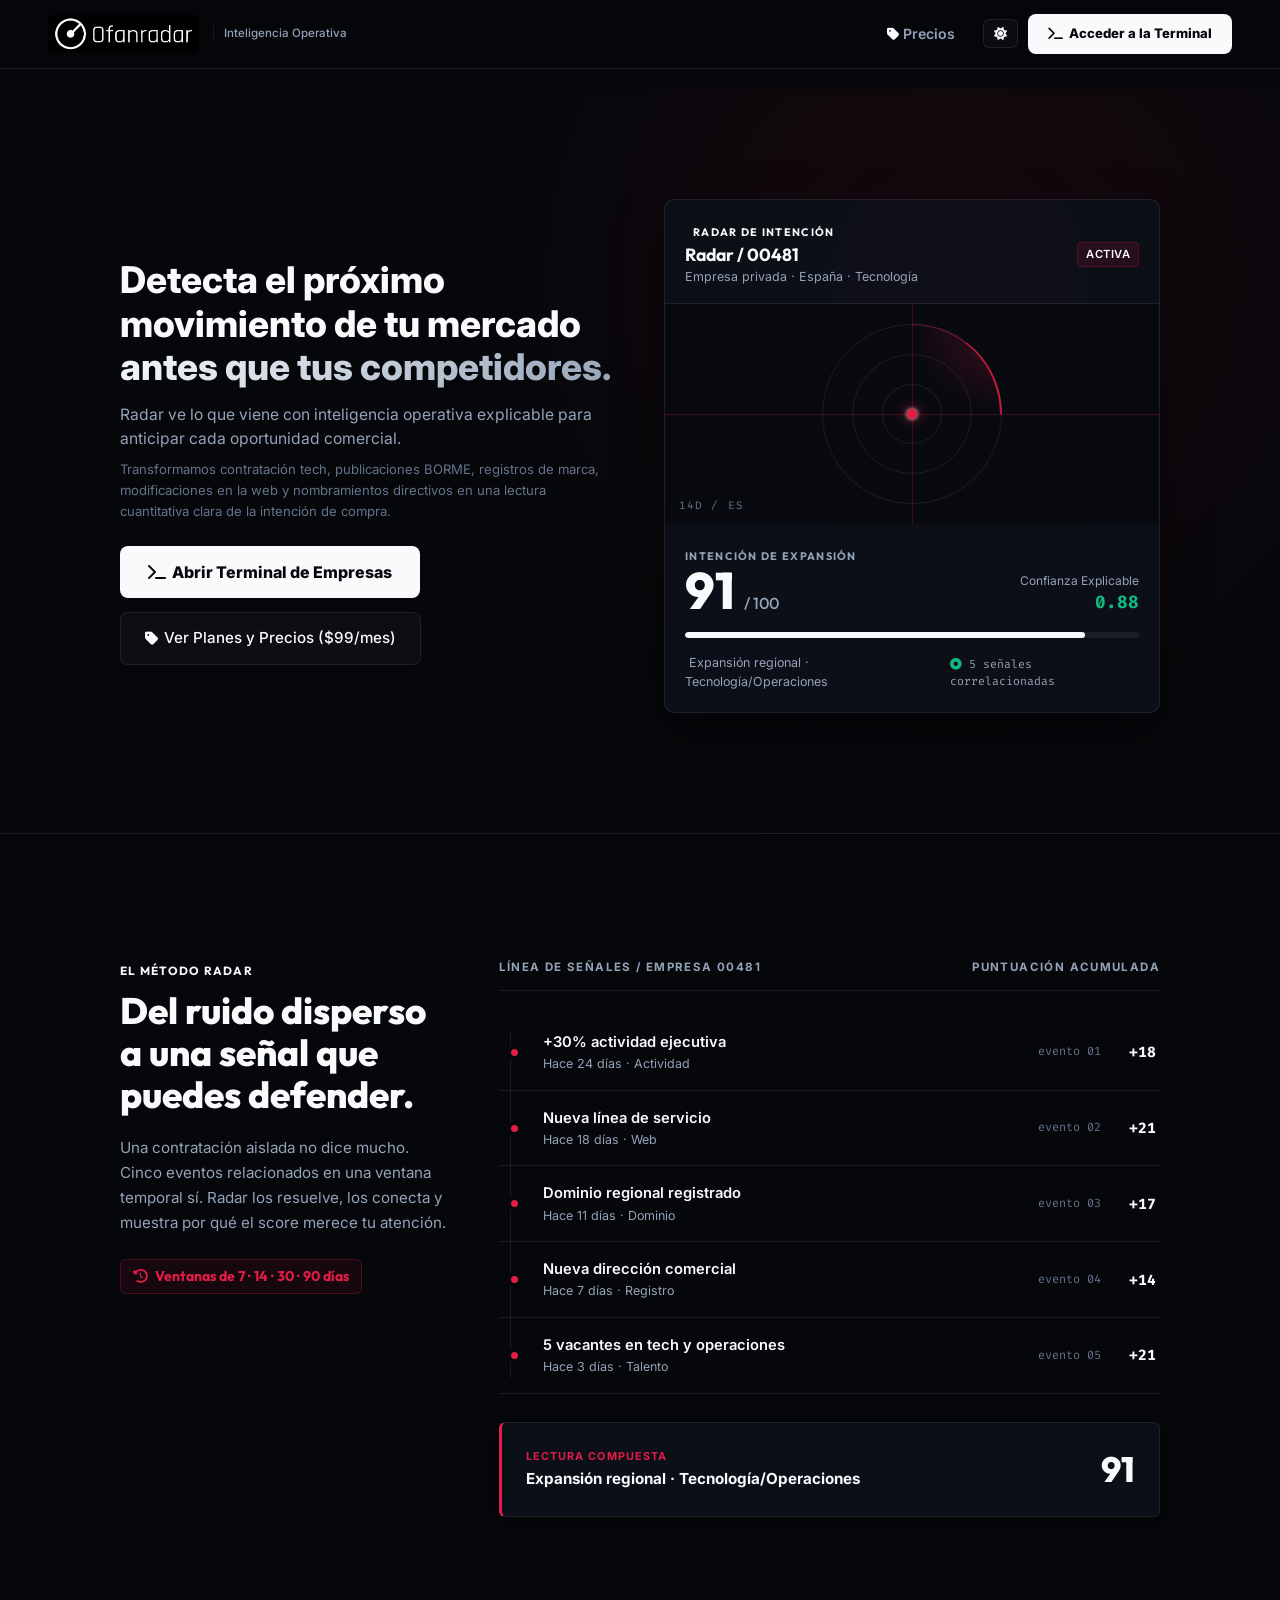
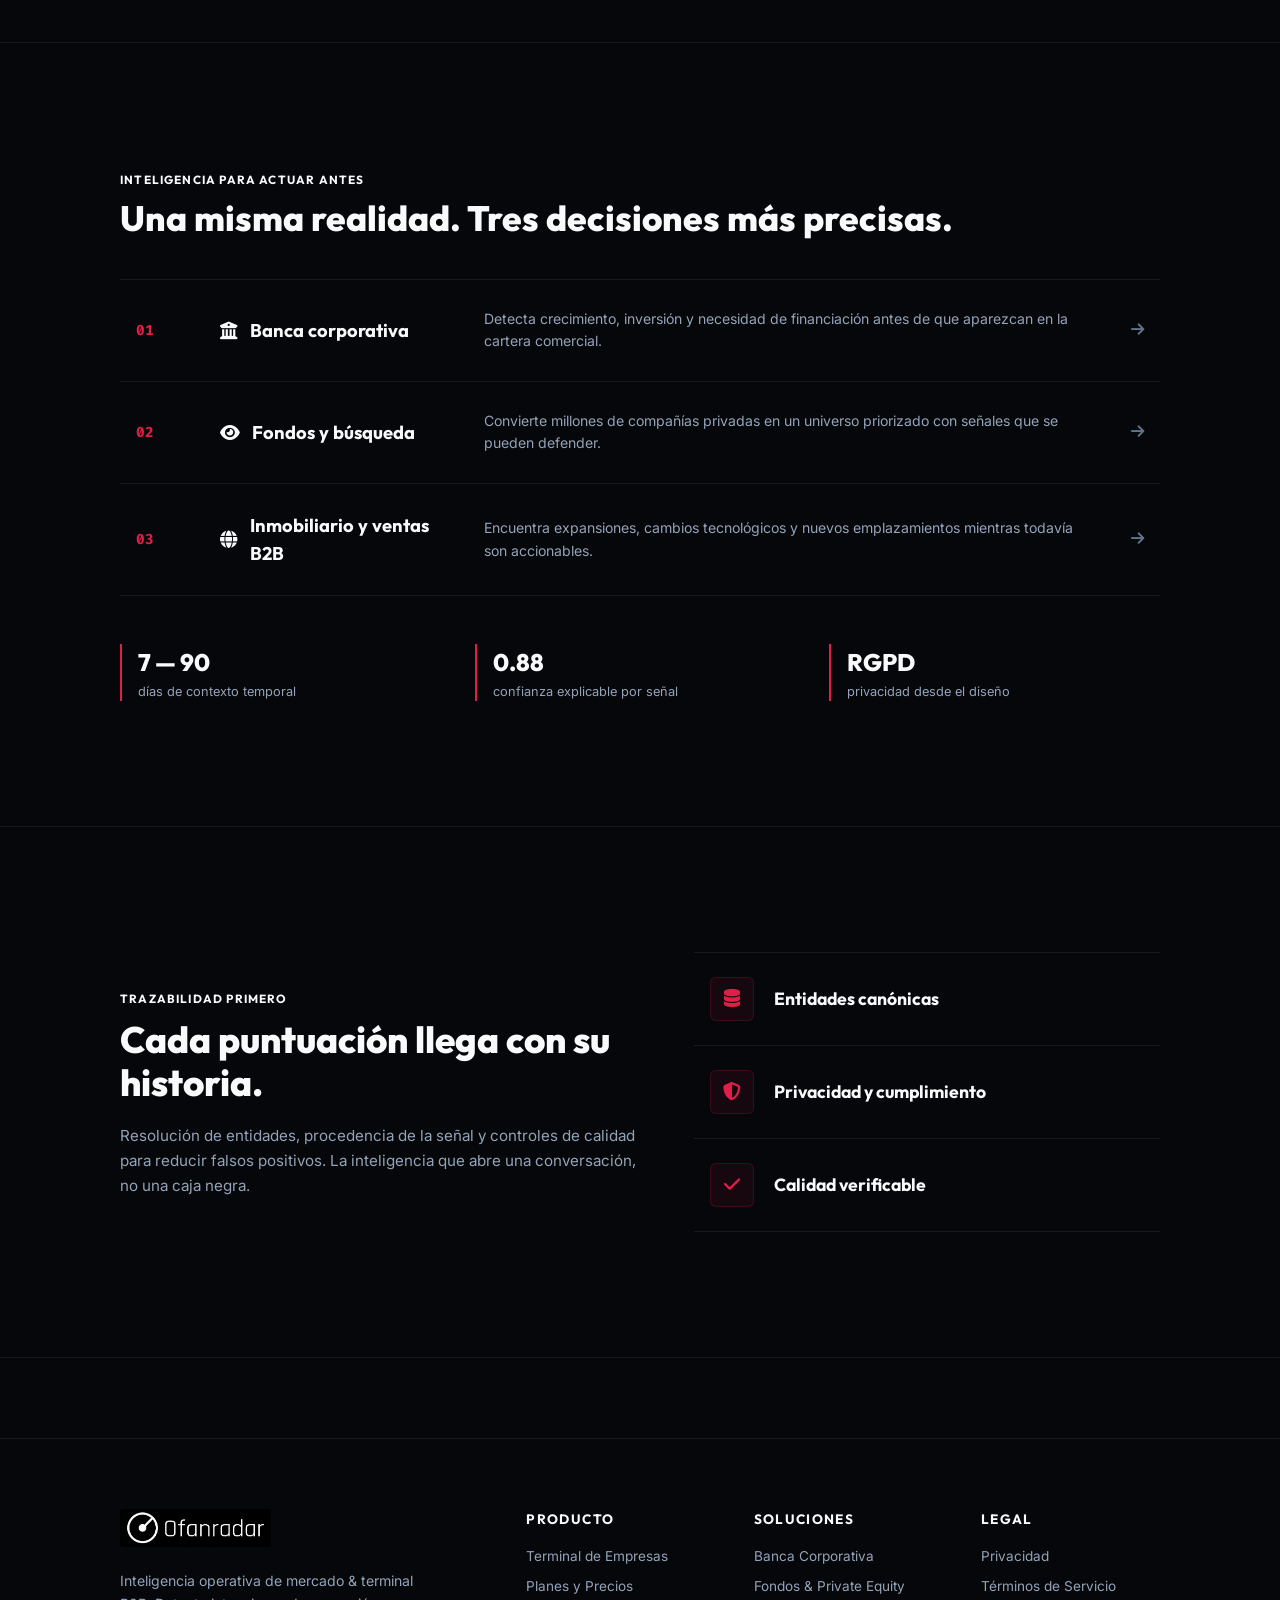
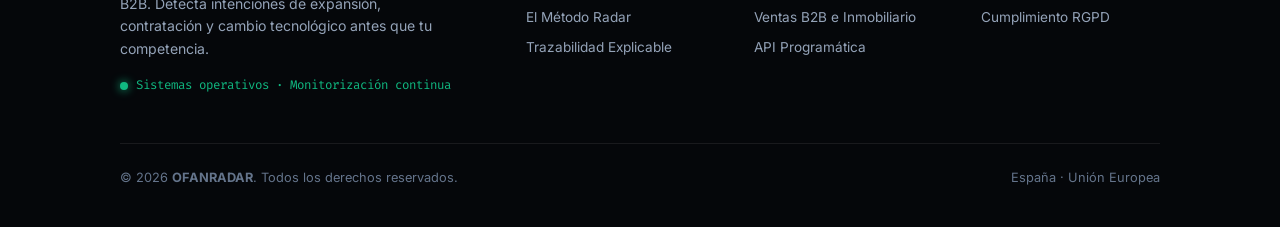
<file: static/landing.html>
<!DOCTYPE html>
<html lang="es">
<head>
    <meta charset="UTF-8">
    <meta name="viewport" content="width=device-width, initial-scale=1.0">
    <title>OFANRADAR | Inteligencia Operativa de Mercado & Terminal de Oportunidades</title>
    <meta name="description" content="Detecta el próximo movimiento de tu mercado antes que tus competidores. OFANRADAR transforma señales públicas en inteligencia operativa.">
    <!-- Favicon -->
    <link rel="icon" type="image/png" href="/static/favicon.png?v=9.1">
    <!-- Google Fonts -->
    <link rel="preconnect" href="https://fonts.googleapis.com">
    <link rel="preconnect" href="https://fonts.gstatic.com" crossorigin>
    <link href="https://fonts.googleapis.com/css2?family=Fira+Code:wght@400;500;600;700&family=Inter:wght@300;400;500;600;700&family=Outfit:wght@500;600;700;800&display=swap" rel="stylesheet">
    <!-- FontAwesome icons -->
    <link rel="stylesheet" href="https://cdnjs.cloudflare.com/ajax/libs/font-awesome/6.5.1/css/all.min.css">
    <link rel="stylesheet" href="/static/css/style.css?v=9.1">
</head>
<body class="dark-mode">
    <!-- Top Navigation Bar -->
    <header class="navbar">
        <a href="/" class="brand" style="text-decoration: none;">
            <img src="/static/img/logo-dark.jpg?v=9.1" alt="OFANRADAR" class="brand-logo-img logo-dark-mode">
            <img src="/static/img/logo-light.jpg?v=9.1" alt="OFANRADAR" class="brand-logo-img logo-light-mode">
            <span class="brand-subtitle hidden-mobile" style="color: var(--text-muted); font-weight: 500; border-left: 1px solid var(--border-color); padding-left: 10px; margin-left: 2px;">Inteligencia Operativa</span>
        </a>

        <div class="header-actions">
            <a href="/precios" class="nav-link" style="font-weight: 600; font-size: 0.88rem; color: var(--text-muted); margin-right: 6px;">
                <i class="fa-solid fa-tag" style="color: var(--brand-gold);"></i> Precios
            </a>

            <!-- Theme Toggle Button -->
            <button class="btn btn-outline" id="theme-toggle-btn" title="Cambiar tema de color" style="padding: 7px 10px;">
                <i class="fa-solid fa-sun" id="theme-icon"></i>
            </button>

            <a href="/app" class="btn btn-primary" style="background: var(--text-main); color: var(--bg-dark); padding: 10px 20px; font-weight: 800; border-radius: 8px; text-decoration: none;">
                <i class="fa-solid fa-terminal"></i> Acceder a la Terminal
            </a>
        </div>
    </header>

    <!-- LANDING SHOWCASE MINIMALISTA -->
    <div id="landing-view" style="padding-top: 20px;">
        <!-- HERO SHOWCASE SECTION -->
        <section class="viga-nexo-hero">
            <div class="viga-hero-grid">
                <div>
                    <h1 class="viga-hero-title">
                        Detecta el próximo movimiento de tu mercado <span class="gold-glow">antes que tus competidores.</span>
                    </h1>
                    <p class="viga-hero-desc">
                        Radar ve lo que viene con inteligencia operativa explicable para anticipar cada oportunidad comercial.
                    </p>
                    <p class="viga-hero-subdesc">
                        Transformamos contratación tech, publicaciones BORME, registros de marca, modificaciones en la web y nombramientos directivos en una lectura cuantitativa clara de la intención de compra.
                    </p>
                    <div class="viga-hero-actions">
                        <a href="/app" class="btn btn-primary" style="background: var(--text-main); color: var(--bg-dark); padding: 14px 28px; font-weight:800; font-size: 1rem; border-radius: 8px; text-decoration: none;">
                            <i class="fa-solid fa-terminal"></i> Abrir Terminal de Empresas
                        </a>
                        <a href="/precios" class="btn btn-outline" style="padding: 14px 24px; font-size: 0.95rem; border-radius: 8px; text-decoration: none;">
                            <i class="fa-solid fa-tag"></i> Ver Planes y Precios ($99/mes)
                        </a>
                    </div>
                </div>

                <!-- Radar HUD Graphic Card (Live Target Visualizer) -->
                <div class="viga-radar-card">
                    <div class="viga-radar-card-header">
                        <div>
                            <div class="text-eyebrow" style="font-size:0.68rem;"><i class="fa-solid fa-radar"></i> Radar de Intención</div>
                            <div style="font-size: 1.1rem; font-weight: 700; font-family: var(--font-heading); color: var(--text-main); margin-top:2px;">Radar / 00481</div>
                            <div style="font-size: 0.78rem; color: var(--text-muted);">Empresa privada &middot; España &middot; Tecnología</div>
                        </div>
                        <span class="badge badge-intent" style="background: rgba(190, 18, 60, 0.15); color: var(--brand-gold); border: 1px solid rgba(190, 18, 60, 0.3);">ACTIVA</span>
                    </div>
                    <div class="viga-radar-screen">
                        <div class="radar-ring r1"></div>
                        <div class="radar-ring r2"></div>
                        <div class="radar-ring r3"></div>
                        <div class="radar-crosshair-h"></div>
                        <div class="radar-crosshair-v"></div>
                        <div class="radar-sweep-arm"></div>
                        <div class="radar-target-dot"></div>
                        <span style="position: absolute; bottom: 10px; left: 14px; font-family: var(--font-code); font-size: 0.68rem; color: var(--text-dim); text-transform: uppercase; letter-spacing: 0.1em;">14d / ES</span>
                    </div>
                    <div class="viga-radar-metrics">
                        <div class="viga-score-row">
                            <div>
                                <span class="text-eyebrow" style="font-size: 0.68rem; color: var(--text-muted);">INTENCIÓN DE EXPANSIÓN</span>
                                <div class="viga-score-num">91 <span style="font-size: 1rem; color: var(--text-muted); font-weight: 500;">/ 100</span></div>
                            </div>
                            <div style="text-align: right;">
                                <span style="font-size: 0.75rem; color: var(--text-muted); display: block;">Confianza Explicable</span>
                                <span style="font-family: var(--font-code); font-weight: 700; color: var(--accent-green); font-size: 1.1rem;">0.88</span>
                            </div>
                        </div>
                        <div style="height: 6px; background: rgba(255,255,255,0.06); border-radius: 3px; overflow: hidden;">
                            <div style="width: 88%; height: 100%; background: var(--brand-gold); border-radius: 3px;"></div>
                        </div>
                        <div style="display: flex; justify-content: space-between; align-items: center; font-size: 0.78rem; color: var(--text-muted);">
                            <span><i class="fa-solid fa-sparkles" style="color:var(--brand-gold);"></i> Expansión regional &middot; Tecnología/Operaciones</span>
                            <span style="font-family: var(--font-code); font-size: 0.72rem;"><i class="fa-solid fa-circle-dot" style="color: var(--accent-green);"></i> 5 señales correlacionadas</span>
                        </div>
                    </div>
                </div>
            </div>
        </section>

        <!-- SECTION: EL MÉTODO RADAR (#señales) -->
        <section id="señales" class="viga-section">
            <div class="viga-container">
                <div class="viga-method-grid">
                    <!-- TERCIO IZQUIERDO -->
                    <div style="position: sticky; top: 100px; align-self: start;">
                        <span class="text-eyebrow" style="font-size: 0.74rem; letter-spacing: 0.1em; text-transform: uppercase;">El método Radar</span>
                        <h2 style="font-family: var(--font-heading); font-size: 2.3rem; font-weight: 800; color: var(--text-main); line-height: 1.15; margin-top: 10px; margin-bottom: 18px;">
                            Del ruido disperso a una señal que puedes defender.
                        </h2>
                        <p style="font-size: 0.95rem; color: var(--text-muted); line-height: 1.65; margin-bottom: 24px;">
                            Una contratación aislada no dice mucho. Cinco eventos relacionados en una ventana temporal sí. Radar los resuelve, los conecta y muestra por qué el score merece tu atención.
                        </p>
                        <div style="font-family: var(--font-heading); font-weight: 700; font-size: 0.88rem; color: var(--accent-red); display: inline-flex; align-items: center; gap: 8px; padding: 6px 12px; background: rgba(225, 29, 72, 0.08); border: 1px solid rgba(225, 29, 72, 0.25); border-radius: 6px;">
                            <i class="fa-solid fa-clock-rotate-left"></i> Ventanas de 7 &middot; 14 &middot; 30 &middot; 90 días
                        </div>
                    </div>

                    <!-- DOS TERCIOS DERECHA -->
                    <div>
                        <!-- Header superior separado por linea horizontal -->
                        <div style="display: flex; justify-content: space-between; align-items: center; border-bottom: 1px solid var(--border-color); padding-bottom: 14px; margin-bottom: 24px; font-size: 0.72rem; text-transform: uppercase; font-weight: 700; color: var(--text-muted); letter-spacing: 0.12em;">
                            <span>Línea de señales / Empresa 00481</span>
                            <span>Puntuación acumulada</span>
                        </div>

                        <!-- Lista minimalista de eventos separada con linea vertical y lineas finas horizontales -->
                        <div style="position: relative;">
                            <!-- Linea vertical conectora -->
                            <div style="position: absolute; left: 11px; top: 16px; bottom: 16px; width: 1px; background: var(--border-color); z-index: 1;"></div>

                            <!-- Row 1 -->
                            <div class="viga-timeline-row">
                                <span class="timeline-dot"></span>
                                <div>
                                    <div class="timeline-title">+30% actividad ejecutiva</div>
                                    <div class="timeline-meta">Hace 24 días &middot; Actividad</div>
                                </div>
                                <div class="timeline-tag hidden-mobile">evento 01</div>
                                <span class="timeline-score">+18</span>
                            </div>

                            <!-- Row 2 -->
                            <div class="viga-timeline-row">
                                <span class="timeline-dot"></span>
                                <div>
                                    <div class="timeline-title">Nueva línea de servicio</div>
                                    <div class="timeline-meta">Hace 18 días &middot; Web</div>
                                </div>
                                <div class="timeline-tag hidden-mobile">evento 02</div>
                                <span class="timeline-score">+21</span>
                            </div>

                            <!-- Row 3 -->
                            <div class="viga-timeline-row">
                                <span class="timeline-dot"></span>
                                <div>
                                    <div class="timeline-title">Dominio regional registrado</div>
                                    <div class="timeline-meta">Hace 11 días &middot; Dominio</div>
                                </div>
                                <div class="timeline-tag hidden-mobile">evento 03</div>
                                <span class="timeline-score">+17</span>
                            </div>

                            <!-- Row 4 -->
                            <div class="viga-timeline-row">
                                <span class="timeline-dot"></span>
                                <div>
                                    <div class="timeline-title">Nueva dirección comercial</div>
                                    <div class="timeline-meta">Hace 7 días &middot; Registro</div>
                                </div>
                                <div class="timeline-tag hidden-mobile">evento 04</div>
                                <span class="timeline-score">+14</span>
                            </div>

                            <!-- Row 5 -->
                            <div class="viga-timeline-row">
                                <span class="timeline-dot"></span>
                                <div>
                                    <div class="timeline-title">5 vacantes en tech y operaciones</div>
                                    <div class="timeline-meta">Hace 3 días &middot; Talento</div>
                                </div>
                                <div class="timeline-tag hidden-mobile">evento 05</div>
                                <span class="timeline-score">+21</span>
                            </div>
                        </div>

                        <!-- Resumen final separado -->
                        <div class="viga-summary-box" style="margin-top: 28px;">
                            <div>
                                <div style="font-size: 0.68rem; text-transform: uppercase; font-weight: 700; color: var(--accent-red); letter-spacing: 0.1em;">Lectura compuesta</div>
                                <div style="font-weight: 700; font-size: 0.95rem; color: var(--text-main); margin-top: 3px;">Expansión regional &middot; Tecnología/Operaciones</div>
                            </div>
                            <div style="font-family: var(--font-heading); font-size: 2.2rem; font-weight: 800; color: var(--text-main);">91</div>
                        </div>
                    </div>
                </div>
            </div>
        </section>

        <!-- SECTION: PARA EQUIPOS (#equipos) -->
        <section id="equipos" class="viga-section">
            <div class="viga-container">
                <span class="text-eyebrow" style="font-size: 0.74rem; letter-spacing: 0.1em; text-transform: uppercase;">Inteligencia para actuar antes</span>
                <h2 style="font-family: var(--font-heading); font-size: 2.2rem; font-weight: 800; color: var(--text-main); margin-top: 8px; line-height: 1.2;">
                    Una misma realidad. Tres decisiones más precisas.
                </h2>

                <!-- Lista horizontal dividida por lineas -->
                <div class="viga-equipos-list">
                    <!-- Row 01 -->
                    <div class="viga-equipos-row">
                        <span class="viga-equipos-num">01</span>
                        <div class="viga-equipos-title-group">
                            <i class="fa-solid fa-building-columns"></i>
                            <h3>Banca corporativa</h3>
                        </div>
                        <p class="viga-equipos-desc">
                            Detecta crecimiento, inversión y necesidad de financiación antes de que aparezcan en la cartera comercial.
                        </p>
                        <div class="viga-equipos-arrow hidden-mobile">
                            <i class="fa-solid fa-arrow-right"></i>
                        </div>
                    </div>

                    <!-- Row 02 -->
                    <div class="viga-equipos-row">
                        <span class="viga-equipos-num">02</span>
                        <div class="viga-equipos-title-group">
                            <i class="fa-solid fa-eye"></i>
                            <h3>Fondos y búsqueda</h3>
                        </div>
                        <p class="viga-equipos-desc">
                            Convierte millones de compañías privadas en un universo priorizado con señales que se pueden defender.
                        </p>
                        <div class="viga-equipos-arrow hidden-mobile">
                            <i class="fa-solid fa-arrow-right"></i>
                        </div>
                    </div>

                    <!-- Row 03 -->
                    <div class="viga-equipos-row">
                        <span class="viga-equipos-num">03</span>
                        <div class="viga-equipos-title-group">
                            <i class="fa-solid fa-globe"></i>
                            <h3>Inmobiliario y ventas B2B</h3>
                        </div>
                        <p class="viga-equipos-desc">
                            Encuentra expansiones, cambios tecnológicos y nuevos emplazamientos mientras todavía son accionables.
                        </p>
                        <div class="viga-equipos-arrow hidden-mobile">
                            <i class="fa-solid fa-arrow-right"></i>
                        </div>
                    </div>
                </div>

                <!-- Stats Bar -->
                <div style="display: grid; grid-template-columns: repeat(3, 1fr); gap: 24px; margin-top: 48px;">
                    <div style="border-left: 2px solid var(--accent-red); padding-left: 16px;">
                        <div style="font-family: var(--font-heading); font-size: 1.5rem; font-weight: 800; color: var(--text-main);">7 — 90</div>
                        <div style="font-size: 0.8rem; color: var(--text-muted); margin-top: 2px;">días de contexto temporal</div>
                    </div>
                    <div style="border-left: 2px solid var(--accent-red); padding-left: 16px;">
                        <div style="font-family: var(--font-heading); font-size: 1.5rem; font-weight: 800; color: var(--text-main);">0.88</div>
                        <div style="font-size: 0.8rem; color: var(--text-muted); margin-top: 2px;">confianza explicable por señal</div>
                    </div>
                    <div style="border-left: 2px solid var(--accent-red); padding-left: 16px;">
                        <div style="font-family: var(--font-heading); font-size: 1.5rem; font-weight: 800; color: var(--text-main);">RGPD</div>
                        <div style="font-size: 0.8rem; color: var(--text-muted); margin-top: 2px;">privacidad desde el diseño</div>
                    </div>
                </div>
            </div>
        </section>

        <!-- SECTION: TRAZABILIDAD PRIMERO (#trazabilidad) -->
        <section id="trazabilidad" class="viga-section">
            <div class="viga-container">
                <div class="viga-trazabilidad-grid">
                    <div>
                        <span class="text-eyebrow" style="font-size: 0.74rem; letter-spacing: 0.1em; text-transform: uppercase;">Trazabilidad primero</span>
                        <h2 style="font-family: var(--font-heading); font-size: 2.3rem; font-weight: 800; color: var(--text-main); line-height: 1.18; margin-top: 10px; margin-bottom: 18px;">
                            Cada puntuación llega con su historia.
                        </h2>
                        <p style="font-size: 0.95rem; color: var(--text-muted); line-height: 1.65;">
                            Resolución de entidades, procedencia de la señal y controles de calidad para reducir falsos positivos. La inteligencia que abre una conversación, no una caja negra.
                        </p>
                    </div>
                    <div>
                        <div class="viga-trazabilidad-list">
                            <div class="viga-trazabilidad-item">
                                <div class="viga-trazabilidad-icon">
                                    <i class="fa-solid fa-database"></i>
                                </div>
                                <div class="viga-trazabilidad-text">
                                    <h3>Entidades canónicas</h3>
                                </div>
                            </div>
                            <div class="viga-trazabilidad-item">
                                <div class="viga-trazabilidad-icon">
                                    <i class="fa-solid fa-shield-halved"></i>
                                </div>
                                <div class="viga-trazabilidad-text">
                                    <h3>Privacidad y cumplimiento</h3>
                                </div>
                            </div>
                            <div class="viga-trazabilidad-item">
                                <div class="viga-trazabilidad-icon">
                                    <i class="fa-solid fa-check"></i>
                                </div>
                                <div class="viga-trazabilidad-text">
                                    <h3>Calidad verificable</h3>
                                </div>
                            </div>
                        </div>
                    </div>
                </div>
            </div>
        </section>

        <!-- FOOTER COMPLETO CON LOGO Y NAVEGACIÓN -->
        <footer style="padding: 70px 48px 40px 48px; border-top: 1px solid var(--border-color); margin-top: 80px; background: transparent;">
            <div class="viga-container">
                <div class="viga-footer-grid">
                    <!-- Columna 1: Brand + Description -->
                    <div>
                        <a href="/" style="text-decoration: none; display: inline-block; margin-bottom: 12px;">
                            <img src="/static/img/logo-dark.jpg?v=9.1" alt="OFANRADAR" class="brand-logo-img logo-dark-mode" style="height: 38px;">
                            <img src="/static/img/logo-light.jpg?v=9.1" alt="OFANRADAR" class="brand-logo-img logo-light-mode" style="height: 38px;">
                        </a>
                        <p style="font-size: 0.88rem; color: var(--text-muted); line-height: 1.6; max-width: 320px; margin-top: 6px;">
                            Inteligencia operativa de mercado & terminal B2B. Detecta intenciones de expansión, contratación y cambio tecnológico antes que tu competencia.
                        </p>
                        <div style="margin-top: 16px; font-size: 0.78rem; color: var(--accent-green); display: flex; align-items: center; gap: 8px; font-family: var(--font-code);">
                            <span class="pulse-dot"></span> Sistemas operativos &middot; Monitorización continua
                        </div>
                    </div>

                    <!-- Columna 2: Producto -->
                    <div>
                        <h4 style="font-family: var(--font-heading); font-size: 0.85rem; font-weight: 700; text-transform: uppercase; letter-spacing: 0.1em; color: var(--text-main); margin-bottom: 16px;">Producto</h4>
                        <ul style="list-style: none; padding: 0; margin: 0; display: flex; flex-direction: column; gap: 10px; font-size: 0.85rem;">
                            <li><a href="/app" style="color: var(--text-muted); text-decoration: none;">Terminal de Empresas</a></li>
                            <li><a href="/precios" style="color: var(--text-muted); text-decoration: none;">Planes y Precios</a></li>
                            <li><a href="/#señales" style="color: var(--text-muted); text-decoration: none;">El Método Radar</a></li>
                            <li><a href="/#trazabilidad" style="color: var(--text-muted); text-decoration: none;">Trazabilidad Explicable</a></li>
                        </ul>
                    </div>

                    <!-- Columna 3: Soluciones -->
                    <div>
                        <h4 style="font-family: var(--font-heading); font-size: 0.85rem; font-weight: 700; text-transform: uppercase; letter-spacing: 0.1em; color: var(--text-main); margin-bottom: 16px;">Soluciones</h4>
                        <ul style="list-style: none; padding: 0; margin: 0; display: flex; flex-direction: column; gap: 10px; font-size: 0.85rem;">
                            <li><a href="/#equipos" style="color: var(--text-muted); text-decoration: none;">Banca Corporativa</a></li>
                            <li><a href="/#equipos" style="color: var(--text-muted); text-decoration: none;">Fondos & Private Equity</a></li>
                            <li><a href="/#equipos" style="color: var(--text-muted); text-decoration: none;">Ventas B2B e Inmobiliario</a></li>
                            <li><a href="/api/docs" style="color: var(--text-muted); text-decoration: none;">API Programática</a></li>
                        </ul>
                    </div>

                    <!-- Columna 4: Legal & Cumplimiento -->
                    <div>
                        <h4 style="font-family: var(--font-heading); font-size: 0.85rem; font-weight: 700; text-transform: uppercase; letter-spacing: 0.1em; color: var(--text-main); margin-bottom: 16px;">Legal</h4>
                        <ul style="list-style: none; padding: 0; margin: 0; display: flex; flex-direction: column; gap: 10px; font-size: 0.85rem;">
                            <li><a href="/privacy" style="color: var(--text-muted); text-decoration: none;">Privacidad</a></li>
                            <li><a href="/terms" style="color: var(--text-muted); text-decoration: none;">Términos de Servicio</a></li>
                            <li><a href="/privacy" style="color: var(--text-muted); text-decoration: none;">Cumplimiento RGPD</a></li>
                        </ul>
                    </div>
                </div>

                <!-- Copyright final -->
                <div style="display: flex; justify-content: space-between; align-items: center; margin-top: 24px; font-size: 0.8rem; color: var(--text-dim);">
                    <div>
                        &copy; 2026 <strong>OFANRADAR</strong>. Todos los derechos reservados.
                    </div>
                    <div style="display: flex; gap: 16px;">
                        <span>España &middot; Unión Europea</span>
                    </div>
                </div>
            </div>
        </footer>
    </div>

    <script>
        (function() {
            const themeBtn = document.getElementById('theme-toggle-btn');
            const themeIcon = document.getElementById('theme-icon');
            
            function applyThemeMode(mode) {
                if (mode === 'light-mode') {
                    document.body.classList.remove('dark-mode');
                    document.body.classList.add('light-mode');
                    if (themeIcon) themeIcon.className = 'fa-solid fa-moon';
                } else {
                    document.body.classList.remove('light-mode');
                    document.body.classList.add('dark-mode');
                    if (themeIcon) themeIcon.className = 'fa-solid fa-sun';
                }
                localStorage.setItem('business-radar-theme', mode);
            }

            const savedTheme = localStorage.getItem('business-radar-theme') || 'dark-mode';
            applyThemeMode(savedTheme);

            if (themeBtn) {
                themeBtn.addEventListener('click', () => {
                    const isLight = document.body.classList.contains('light-mode');
                    applyThemeMode(isLight ? 'dark-mode' : 'light-mode');
                });
            }
        })();
    </script>
</body>
</html>
</file>
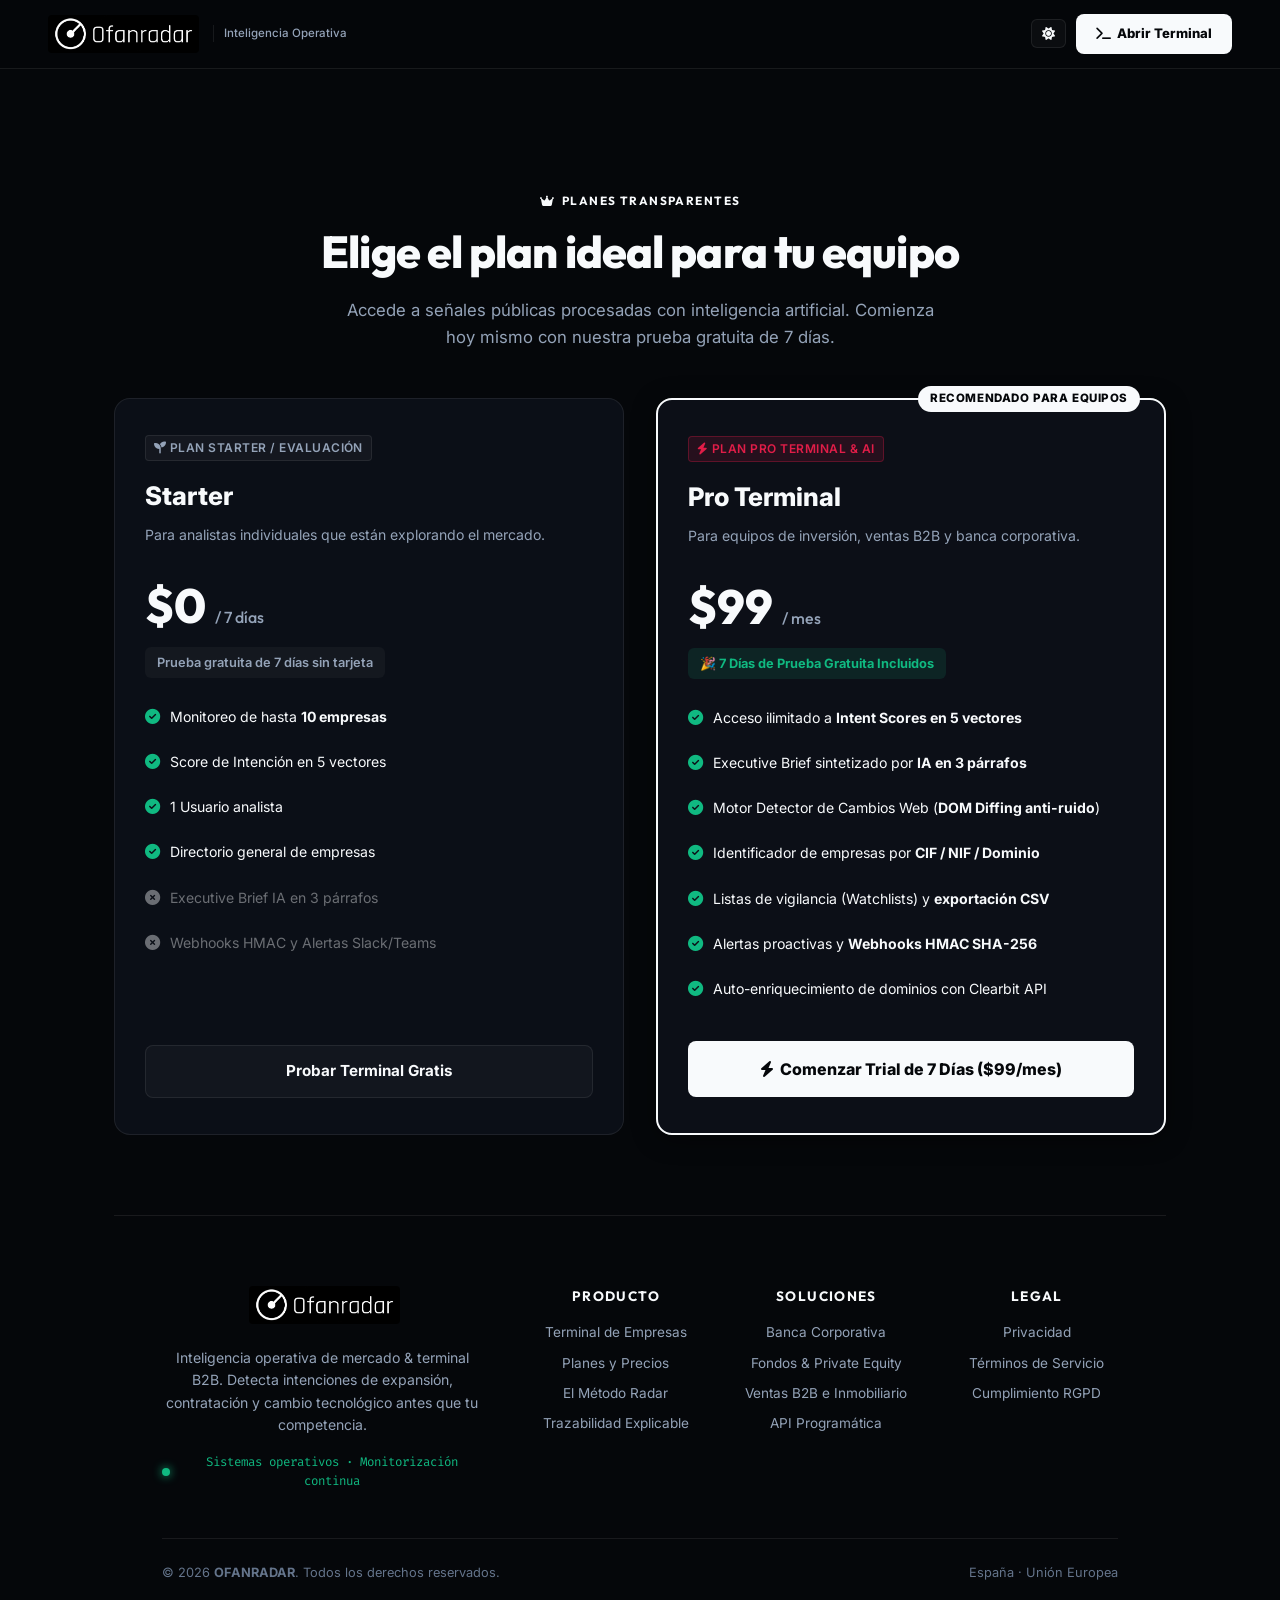
<file: static/precios.html>
<!DOCTYPE html>
<html lang="es">
<head>
    <meta charset="UTF-8">
    <meta name="viewport" content="width=device-width, initial-scale=1.0">
    <title>Precios y Planes | OFANRADAR — Inteligencia Operativa de Mercado</title>
    <meta name="description" content="Planes transparentes diseñados para equipos que necesitan ventaja competitiva con OFANRADAR.">
    <!-- Favicon -->
    <link rel="icon" type="image/png" href="/static/favicon.png?v=9.1">
    <!-- Google Fonts -->
    <link rel="preconnect" href="https://fonts.googleapis.com">
    <link rel="preconnect" href="https://fonts.gstatic.com" crossorigin>
    <link href="https://fonts.googleapis.com/css2?family=Fira+Code:wght@400;500;600;700&family=Inter:wght@300;400;500;600;700&family=Outfit:wght@500;600;700;800&display=swap" rel="stylesheet">
    <!-- FontAwesome icons -->
    <link rel="stylesheet" href="https://cdnjs.cloudflare.com/ajax/libs/font-awesome/6.5.1/css/all.min.css">
    <link rel="stylesheet" href="/static/css/style.css?v=9.1">
</head>
<body class="dark-mode">
    <!-- Top Navigation Bar -->
    <header class="navbar">
        <a href="/" class="brand" style="text-decoration: none;">
            <img src="/static/img/logo-dark.jpg?v=9.1" alt="OFANRADAR" class="brand-logo-img logo-dark-mode">
            <img src="/static/img/logo-light.jpg?v=9.1" alt="OFANRADAR" class="brand-logo-img logo-light-mode">
            <span class="brand-subtitle hidden-mobile" style="color: var(--text-muted); font-weight: 500; border-left: 1px solid var(--border-color); padding-left: 10px; margin-left: 2px;">Inteligencia Operativa</span>
        </a>

        <div class="header-actions">
            <!-- Theme Toggle Button -->
            <button class="btn btn-outline" id="theme-toggle-btn" title="Cambiar tema de color" style="padding: 7px 10px;">
                <i class="fa-solid fa-sun" id="theme-icon"></i>
            </button>
            <a href="/app" class="btn btn-primary" style="background: var(--text-main); color: var(--bg-dark); padding: 10px 20px; font-weight: 800; border-radius: 8px; text-decoration: none;">
                <i class="fa-solid fa-terminal"></i> Abrir Terminal
            </a>
        </div>
    </header>

    <!-- PRECIOS CONTAINER -->
    <main style="max-width: 1100px; margin: 0 auto; padding: 120px 24px 60px 24px; text-align: center;">
        <div class="text-eyebrow" style="color: var(--brand-gold); margin-bottom: 8px;">
            <i class="fa-solid fa-crown"></i> Planes Transparentes
        </div>
        <h1 style="font-family: var(--font-heading); font-size: 2.8rem; font-weight: 800; color: var(--text-main); margin-bottom: 12px; letter-spacing: -0.02em;">
            Elige el plan ideal para tu equipo
        </h1>
        <p style="font-size: 1.05rem; color: var(--text-muted); max-width: 600px; margin: 0 auto 48px auto; line-height: 1.6;">
            Accede a señales públicas procesadas con inteligencia artificial. Comienza hoy mismo con nuestra prueba gratuita de 7 días.
        </p>

        <!-- GRID DE 2 PLANES -->
        <div style="display: grid; grid-template-columns: repeat(auto-fit, minmax(320px, 1fr)); gap: 32px; align-items: stretch; text-align: left;">
            
            <!-- PLAN 1: STARTER / PRUEBA -->
            <div style="background: var(--bg-card); border: 1px solid var(--border-color); border-radius: 16px; padding: 36px 30px; display: flex; flex-direction: column; justify-content: space-between; transition: all 0.3s ease;">
                <div>
                    <span class="badge" style="background: rgba(125,125,125,0.08); color: var(--text-muted); border: 1px solid var(--border-color); font-size: 0.75rem; margin-bottom: 16px; display: inline-block;">
                        <i class="fa-solid fa-seedling"></i> PLAN STARTER / EVALUACIÓN
                    </span>

                    <h2 style="font-size: 1.6rem; font-weight: 800; color: var(--text-main); margin-bottom: 8px;">Starter</h2>
                    <p style="font-size: 0.88rem; color: var(--text-muted); margin-bottom: 24px;">Para analistas individuales que están explorando el mercado.</p>

                    <div style="font-size: 3rem; font-weight: 800; font-family: var(--font-heading); color: var(--text-main); margin-bottom: 6px;">
                        $0 <span style="font-size: 1rem; color: var(--text-muted); font-weight: 500;">/ 7 días</span>
                    </div>

                    <div style="padding: 6px 12px; background: rgba(125, 125, 125, 0.08); border-radius: 6px; color: var(--text-muted); font-weight: 600; font-size: 0.8rem; display: inline-block; margin-bottom: 28px;">
                        Prueba gratuita de 7 días sin tarjeta
                    </div>

                    <div style="display: flex; flex-direction: column; gap: 14px; margin-bottom: 32px;">
                        <div class="price-feature-item"><i class="fa-solid fa-check-circle" style="color: var(--accent-green);"></i> <span>Monitoreo de hasta <strong>10 empresas</strong></span></div>
                        <div class="price-feature-item"><i class="fa-solid fa-check-circle" style="color: var(--accent-green);"></i> <span>Score de Intención en 5 vectores</span></div>
                        <div class="price-feature-item"><i class="fa-solid fa-check-circle" style="color: var(--accent-green);"></i> <span>1 Usuario analista</span></div>
                        <div class="price-feature-item"><i class="fa-solid fa-check-circle" style="color: var(--accent-green);"></i> <span>Directorio general de empresas</span></div>
                        <div class="price-feature-item" style="opacity: 0.4;"><i class="fa-solid fa-times-circle"></i> <span>Executive Brief IA en 3 párrafos</span></div>
                        <div class="price-feature-item" style="opacity: 0.4;"><i class="fa-solid fa-times-circle"></i> <span>Webhooks HMAC y Alertas Slack/Teams</span></div>
                    </div>
                </div>

                <a href="/app" class="btn btn-outline btn-full" style="padding: 14px; font-weight: 700; font-size: 0.95rem; text-align: center; text-decoration: none; border-radius: 8px;">
                    Probar Terminal Gratis
                </a>
            </div>

            <!-- PLAN 2: PRO TERMINAL & AI INTELLIGENCE (DESTACADO) -->
            <div style="background: var(--bg-card); border: 2px solid var(--text-main); border-radius: 16px; padding: 36px 30px; display: flex; flex-direction: column; justify-content: space-between; position: relative; box-shadow: var(--glass-shadow);">
                <div style="position: absolute; top: -14px; right: 24px; background: var(--text-main); color: var(--bg-dark); font-weight: 800; font-size: 0.72rem; padding: 4px 12px; border-radius: 20px; text-transform: uppercase; letter-spacing: 0.05em;">
                    RECOMENDADO PARA EQUIPOS
                </div>

                <div>
                    <span class="badge" style="background: rgba(225, 29, 72, 0.12); color: var(--accent-red); border: 1px solid rgba(225, 29, 72, 0.3); font-size: 0.75rem; margin-bottom: 16px; display: inline-block;">
                        <i class="fa-solid fa-bolt"></i> PLAN PRO TERMINAL & AI
                    </span>

                    <h2 style="font-size: 1.6rem; font-weight: 800; color: var(--text-main); margin-bottom: 8px;">Pro Terminal</h2>
                    <p style="font-size: 0.88rem; color: var(--text-muted); margin-bottom: 24px;">Para equipos de inversión, ventas B2B y banca corporativa.</p>

                    <div style="font-size: 3rem; font-weight: 800; font-family: var(--font-heading); color: var(--text-main); margin-bottom: 6px;">
                        $99 <span style="font-size: 1rem; color: var(--text-muted); font-weight: 500;">/ mes</span>
                    </div>

                    <div style="padding: 6px 12px; background: rgba(16, 185, 129, 0.12); border-radius: 6px; color: var(--accent-green); font-weight: 700; font-size: 0.8rem; display: inline-block; margin-bottom: 28px;">
                        🎉 7 Días de Prueba Gratuita Incluidos
                    </div>

                    <div style="display: flex; flex-direction: column; gap: 14px; margin-bottom: 32px;">
                        <div class="price-feature-item"><i class="fa-solid fa-check-circle" style="color: var(--accent-green);"></i> <span>Acceso ilimitado a <strong>Intent Scores en 5 vectores</strong></span></div>
                        <div class="price-feature-item"><i class="fa-solid fa-check-circle" style="color: var(--accent-green);"></i> <span>Executive Brief sintetizado por <strong>IA en 3 párrafos</strong></span></div>
                        <div class="price-feature-item"><i class="fa-solid fa-check-circle" style="color: var(--accent-green);"></i> <span>Motor Detector de Cambios Web (<strong>DOM Diffing anti-ruido</strong>)</span></div>
                        <div class="price-feature-item"><i class="fa-solid fa-check-circle" style="color: var(--accent-green);"></i> <span>Identificador de empresas por <strong>CIF / NIF / Dominio</strong></span></div>
                        <div class="price-feature-item"><i class="fa-solid fa-check-circle" style="color: var(--accent-green);"></i> <span>Listas de vigilancia (Watchlists) y <strong>exportación CSV</strong></span></div>
                        <div class="price-feature-item"><i class="fa-solid fa-check-circle" style="color: var(--accent-green);"></i> <span>Alertas proactivas y <strong>Webhooks HMAC SHA-256</strong></span></div>
                        <div class="price-feature-item"><i class="fa-solid fa-check-circle" style="color: var(--accent-green);"></i> <span>Auto-enriquecimiento de dominios con Clearbit API</span></div>
                    </div>
                </div>

                <a href="/app" class="btn btn-primary btn-full" style="background: var(--text-main); color: var(--bg-dark); padding: 16px; font-weight: 800; font-size: 1rem; text-align: center; text-decoration: none; border-radius: 8px;">
                    <i class="fa-solid fa-bolt"></i> Comenzar Trial de 7 Días ($99/mes)
                </a>
            </div>
        </div>

        <!-- FOOTER COMPLETO CON LOGO Y NAVEGACIÓN -->
        <footer style="padding: 70px 48px 40px 48px; border-top: 1px solid var(--border-color); margin-top: 80px; background: transparent;">
            <div class="viga-container">
                <div class="viga-footer-grid">
                    <!-- Columna 1: Brand + Description -->
                    <div>
                        <a href="/" style="text-decoration: none; display: inline-block; margin-bottom: 12px;">
                            <img src="/static/img/logo-dark.jpg?v=9.1" alt="OFANRADAR" class="brand-logo-img logo-dark-mode" style="height: 38px;">
                            <img src="/static/img/logo-light.jpg?v=9.1" alt="OFANRADAR" class="brand-logo-img logo-light-mode" style="height: 38px;">
                        </a>
                        <p style="font-size: 0.88rem; color: var(--text-muted); line-height: 1.6; max-width: 320px; margin-top: 6px;">
                            Inteligencia operativa de mercado & terminal B2B. Detecta intenciones de expansión, contratación y cambio tecnológico antes que tu competencia.
                        </p>
                        <div style="margin-top: 16px; font-size: 0.78rem; color: var(--accent-green); display: flex; align-items: center; gap: 8px; font-family: var(--font-code);">
                            <span class="pulse-dot"></span> Sistemas operativos &middot; Monitorización continua
                        </div>
                    </div>

                    <!-- Columna 2: Producto -->
                    <div>
                        <h4 style="font-family: var(--font-heading); font-size: 0.85rem; font-weight: 700; text-transform: uppercase; letter-spacing: 0.1em; color: var(--text-main); margin-bottom: 16px;">Producto</h4>
                        <ul style="list-style: none; padding: 0; margin: 0; display: flex; flex-direction: column; gap: 10px; font-size: 0.85rem;">
                            <li><a href="/app" style="color: var(--text-muted); text-decoration: none;">Terminal de Empresas</a></li>
                            <li><a href="/precios" style="color: var(--text-muted); text-decoration: none;">Planes y Precios</a></li>
                            <li><a href="/#señales" style="color: var(--text-muted); text-decoration: none;">El Método Radar</a></li>
                            <li><a href="/#trazabilidad" style="color: var(--text-muted); text-decoration: none;">Trazabilidad Explicable</a></li>
                        </ul>
                    </div>

                    <!-- Columna 3: Soluciones -->
                    <div>
                        <h4 style="font-family: var(--font-heading); font-size: 0.85rem; font-weight: 700; text-transform: uppercase; letter-spacing: 0.1em; color: var(--text-main); margin-bottom: 16px;">Soluciones</h4>
                        <ul style="list-style: none; padding: 0; margin: 0; display: flex; flex-direction: column; gap: 10px; font-size: 0.85rem;">
                            <li><a href="/#equipos" style="color: var(--text-muted); text-decoration: none;">Banca Corporativa</a></li>
                            <li><a href="/#equipos" style="color: var(--text-muted); text-decoration: none;">Fondos & Private Equity</a></li>
                            <li><a href="/#equipos" style="color: var(--text-muted); text-decoration: none;">Ventas B2B e Inmobiliario</a></li>
                            <li><a href="/api/docs" style="color: var(--text-muted); text-decoration: none;">API Programática</a></li>
                        </ul>
                    </div>

                    <!-- Columna 4: Legal & Cumplimiento -->
                    <div>
                        <h4 style="font-family: var(--font-heading); font-size: 0.85rem; font-weight: 700; text-transform: uppercase; letter-spacing: 0.1em; color: var(--text-main); margin-bottom: 16px;">Legal</h4>
                        <ul style="list-style: none; padding: 0; margin: 0; display: flex; flex-direction: column; gap: 10px; font-size: 0.85rem;">
                            <li><a href="/privacy" style="color: var(--text-muted); text-decoration: none;">Privacidad</a></li>
                            <li><a href="/terms" style="color: var(--text-muted); text-decoration: none;">Términos de Servicio</a></li>
                            <li><a href="/privacy" style="color: var(--text-muted); text-decoration: none;">Cumplimiento RGPD</a></li>
                        </ul>
                    </div>
                </div>

                <!-- Copyright final -->
                <div style="display: flex; justify-content: space-between; align-items: center; margin-top: 24px; font-size: 0.8rem; color: var(--text-dim);">
                    <div>
                        &copy; 2026 <strong>OFANRADAR</strong>. Todos los derechos reservados.
                    </div>
                    <div style="display: flex; gap: 16px;">
                        <span>España &middot; Unión Europea</span>
                    </div>
                </div>
            </div>
        </footer>
    </main>

    <script>
        (function() {
            const themeBtn = document.getElementById('theme-toggle-btn');
            const themeIcon = document.getElementById('theme-icon');
            
            function applyThemeMode(mode) {
                if (mode === 'light-mode') {
                    document.body.classList.remove('dark-mode');
                    document.body.classList.add('light-mode');
                    if (themeIcon) themeIcon.className = 'fa-solid fa-moon';
                } else {
                    document.body.classList.remove('light-mode');
                    document.body.classList.add('dark-mode');
                    if (themeIcon) themeIcon.className = 'fa-solid fa-sun';
                }
                localStorage.setItem('business-radar-theme', mode);
            }

            const savedTheme = localStorage.getItem('business-radar-theme') || 'dark-mode';
            applyThemeMode(savedTheme);

            if (themeBtn) {
                themeBtn.addEventListener('click', () => {
                    const isLight = document.body.classList.contains('light-mode');
                    applyThemeMode(isLight ? 'dark-mode' : 'light-mode');
                });
            }
        })();
    </script>
</body>
</html>
</file>
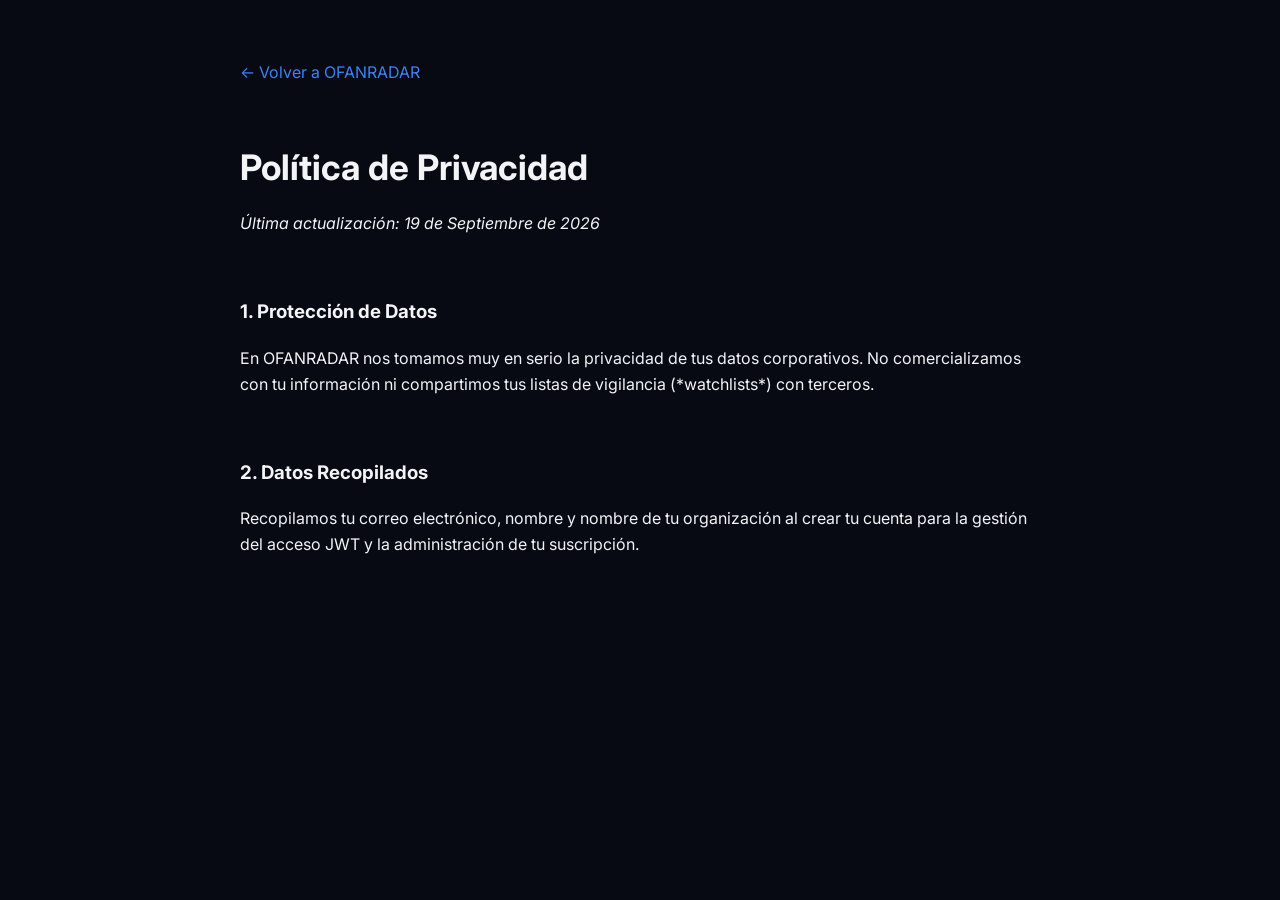
<file: static/privacy.html>
<!DOCTYPE html>
<html lang="es">
<head>
  <meta charset="UTF-8">
  <title>Política de Privacidad — OFANRADAR</title>
  <link rel="icon" type="image/png" href="/static/favicon.png?v=9.1">
  <link href="https://fonts.googleapis.com/css2?family=Inter:wght@400;600;700&display=swap" rel="stylesheet">
  <style>
    body { font-family: 'Inter', sans-serif; background: #070913; color: #f3f4f6; max-width: 800px; margin: 0 auto; padding: 60px 24px; line-height: 1.6; }
    h1 { margin-bottom: 16px; font-size: 2.2rem; }
    a { color: #3b82f6; text-decoration: none; }
    .back { display: inline-block; margin-bottom: 30px; }
  </style>
</head>
<body>
  <a href="/" class="back">&larr; Volver a OFANRADAR</a>
  <h1>Política de Privacidad</h1>
  <p><em>Última actualización: 19 de Septiembre de 2026</em></p>
  <br>
  <h3>1. Protección de Datos</h3>
  <p>En OFANRADAR nos tomamos muy en serio la privacidad de tus datos corporativos. No comercializamos con tu información ni compartimos tus listas de vigilancia (*watchlists*) con terceros.</p>
  <br>
  <h3>2. Datos Recopilados</h3>
  <p>Recopilamos tu correo electrónico, nombre y nombre de tu organización al crear tu cuenta para la gestión del acceso JWT y la administración de tu suscripción.</p>
</body>
</html>
</file>
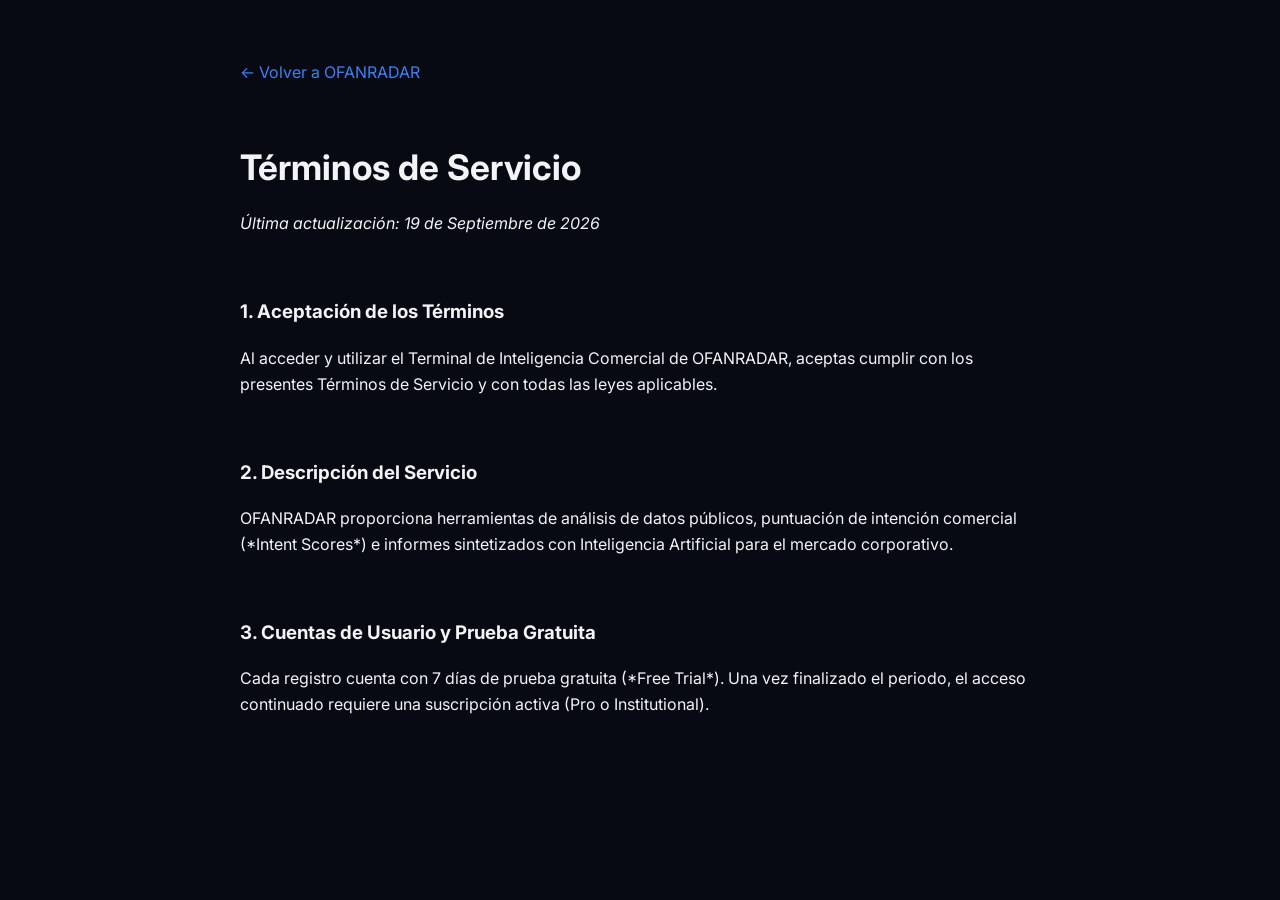
<file: static/terms.html>
<!DOCTYPE html>
<html lang="es">
<head>
  <meta charset="UTF-8">
  <title>Términos de Servicio — OFANRADAR</title>
  <link rel="icon" type="image/png" href="/static/favicon.png?v=9.1">
  <link href="https://fonts.googleapis.com/css2?family=Inter:wght@400;600;700&display=swap" rel="stylesheet">
  <style>
    body { font-family: 'Inter', sans-serif; background: #070913; color: #f3f4f6; max-width: 800px; margin: 0 auto; padding: 60px 24px; line-height: 1.6; }
    h1 { margin-bottom: 16px; font-size: 2.2rem; }
    a { color: #3b82f6; text-decoration: none; }
    .back { display: inline-block; margin-bottom: 30px; }
  </style>
</head>
<body>
  <a href="/" class="back">&larr; Volver a OFANRADAR</a>
  <h1>Términos de Servicio</h1>
  <p><em>Última actualización: 19 de Septiembre de 2026</em></p>
  <br>
  <h3>1. Aceptación de los Términos</h3>
  <p>Al acceder y utilizar el Terminal de Inteligencia Comercial de OFANRADAR, aceptas cumplir con los presentes Términos de Servicio y con todas las leyes aplicables.</p>
  <br>
  <h3>2. Descripción del Servicio</h3>
  <p>OFANRADAR proporciona herramientas de análisis de datos públicos, puntuación de intención comercial (*Intent Scores*) e informes sintetizados con Inteligencia Artificial para el mercado corporativo.</p>
  <br>
  <h3>3. Cuentas de Usuario y Prueba Gratuita</h3>
  <p>Cada registro cuenta con 7 días de prueba gratuita (*Free Trial*). Una vez finalizado el periodo, el acceso continuado requiere una suscripción activa (Pro o Institutional).</p>
</body>
</html>
</file>
<file: static/css/style.css>
/* ==========================================================================
   BUSINESS RADAR STYLES - ULTRA MINIMALIST DESIGN SYSTEM (V5)
   ========================================================================== */

:root {
    --font-heading: 'Outfit', -apple-system, BlinkMacSystemFont, sans-serif;
    --font-body: 'Inter', -apple-system, BlinkMacSystemFont, sans-serif;
    --font-code: 'Fira Code', monospace;

    --radius-sm: 6px;
    --radius-md: 10px;
    --radius-lg: 14px;
}

/* DARK MODE - MINIMAL OBSIDIAN & GARNET RED PALETTE */
body.dark-mode {
    --bg-dark: #05070a;
    --bg-sidebar: #090d14;
    --bg-card: rgba(13, 17, 26, 0.85);
    --bg-card-hover: rgba(20, 27, 40, 0.9);
    --border-color: rgba(255, 255, 255, 0.08);
    --border-active: rgba(225, 29, 72, 0.5);

    --text-main: #f8fafc;
    --text-muted: #94a3b8;
    --text-dim: #64748b;

    --brand-gold: #f8fafc;
    --brand-gold-glow: rgba(255, 255, 255, 0.12);

    --accent-cyan: #38bdf8;
    --accent-purple: #be123c;
    --accent-green: #10b981;
    --accent-amber: #f43f5e;
    --accent-red: #e11d48;

    --glass-shadow: 0 4px 24px 0 rgba(0, 0, 0, 0.45);
    --navbar-bg: rgba(5, 7, 10, 0.92);
    --sidebar-bg: #07090f;
    --header-gradient: linear-gradient(135deg, rgba(13, 17, 26, 0.95), rgba(20, 27, 40, 0.95));
}

/* LIGHT MODE - BROKEN WHITE & GARNET RED PALETTE */
body.light-mode {
    --bg-dark: #fcfbf9;
    --bg-sidebar: #f5f3ed;
    --bg-card: #ffffff;
    --bg-card-hover: #f4f1ea;
    --border-color: rgba(15, 23, 42, 0.09);
    --border-active: rgba(190, 18, 60, 0.4);

    --text-main: #0f172a;
    --text-muted: #475569;
    --text-dim: #64748b;

    --brand-gold: #0f172a;
    --brand-gold-glow: rgba(15, 23, 42, 0.1);

    --accent-cyan: #0284c7;
    --accent-purple: #9f1239;
    --accent-green: #059669;
    --accent-amber: #e11d48;
    --accent-red: #dc2626;

    --glass-shadow: 0 2px 12px 0 rgba(0, 0, 0, 0.06);
    --navbar-bg: rgba(252, 251, 249, 0.92);
    --sidebar-bg: #f6f4ee;
    --header-gradient: linear-gradient(135deg, #ffffff, #fcfbf9);
}

* {
    box-sizing: border-box;
    margin: 0;
    padding: 0;
}

body {
    background-color: var(--bg-dark);
    color: var(--text-main);
    font-family: var(--font-body);
    font-size: 14px;
    line-height: 1.5;
    overflow-x: hidden;
    min-height: 100vh;
    transition: background-color 0.25s ease, color 0.25s ease;
    -webkit-font-smoothing: antialiased;
}

/* --------------------------------------------------------------------------
   NAVBAR & HEADER
   -------------------------------------------------------------------------- */
.navbar {
    display: flex;
    justify-content: space-between;
    align-items: center;
    padding: 14px 48px;
    background: var(--navbar-bg);
    backdrop-filter: blur(16px);
    border-bottom: 1px solid var(--border-color);
    position: sticky;
    top: 0;
    z-index: 100;
}

@media (max-width: 768px) {
    .navbar {
        padding: 12px 20px;
    }
}

.brand {
    display: flex;
    align-items: center;
    gap: 12px;
}

.brand-logo-img {
    height: 38px;
    width: auto;
    object-fit: contain;
    vertical-align: middle;
    border-radius: 4px;
}

.logo-dark-mode {
    display: block;
}

.logo-light-mode {
    display: none;
}

body.dark-mode .logo-dark-mode {
    display: block !important;
}

body.dark-mode .logo-light-mode {
    display: none !important;
}

body.light-mode .logo-dark-mode {
    display: none !important;
}

body.light-mode .logo-light-mode {
    display: block !important;
}

.logo-icon {
    width: 36px;
    height: 36px;
    border-radius: 8px;
    background: rgba(0, 229, 255, 0.1);
    border: 1px solid rgba(0, 229, 255, 0.3);
    display: flex;
    align-items: center;
    justify-content: center;
    color: var(--accent-cyan);
    font-size: 1.1rem;
}

.brand-title {
    font-family: var(--font-heading);
    font-weight: 700;
    font-size: 1.15rem;
    letter-spacing: -0.02em;
    color: var(--text-main);
}

.brand-subtitle {
    display: block;
    font-size: 0.72rem;
    color: var(--text-muted);
    font-weight: 400;
}

.header-actions {
    display: flex;
    gap: 10px;
    align-items: center;
}

/* BUTTON SYSTEM - MINIMALIST FLAT & OUTLINE */
.btn {
    padding: 7px 14px;
    border-radius: var(--radius-sm);
    font-family: var(--font-body);
    font-weight: 500;
    font-size: 0.82rem;
    cursor: pointer;
    transition: all 0.18s cubic-bezier(0.16, 1, 0.3, 1);
    display: inline-flex;
    align-items: center;
    gap: 6px;
    border: none;
    text-decoration: none;
    outline: none;
}

.btn-primary {
    background: var(--accent-cyan);
    color: #040914;
    font-weight: 600;
}

.btn-primary:hover {
    opacity: 0.9;
    transform: translateY(-1px);
}

.btn-outline {
    background: rgba(255, 255, 255, 0.03);
    color: var(--text-main);
    border: 1px solid var(--border-color);
}

.btn-outline:hover {
    background: rgba(255, 255, 255, 0.07);
    border-color: var(--border-active);
}

.btn-accent {
    background: var(--accent-purple);
    color: #ffffff;
    font-weight: 600;
}

.btn-accent:hover {
    opacity: 0.9;
    transform: translateY(-1px);
}

.btn-preset {
    background: rgba(255, 255, 255, 0.02);
    border: 1px solid var(--border-color);
    color: var(--text-main);
    padding: 8px 12px;
    font-size: 0.8rem;
    border-radius: var(--radius-sm);
    justify-content: flex-start;
}

.btn-preset:hover {
    background: rgba(0, 229, 255, 0.06);
    border-color: var(--accent-cyan);
}

.btn-full {
    width: 100%;
    justify-content: center;
}

.btn-sm {
    padding: 5px 10px;
    font-size: 0.78rem;
}

/* --------------------------------------------------------------------------
   LAYOUT & SIDEBAR
   -------------------------------------------------------------------------- */
.terminal-layout {
    display: grid;
    grid-template-columns: 360px 1fr;
    height: calc(100vh - 57px);
    overflow: hidden;
    transition: grid-template-columns 0.3s cubic-bezier(0.4, 0, 0.2, 1);
}

.terminal-layout.sidebar-collapsed {
    grid-template-columns: 0px 1fr !important;
}

.sidebar {
    background: var(--sidebar-bg);
    border-right: 1px solid var(--border-color);
    display: flex;
    flex-direction: column;
    overflow: hidden;
    transition: all 0.3s cubic-bezier(0.4, 0, 0.2, 1);
}

.terminal-layout.sidebar-collapsed .sidebar {
    width: 0 !important;
    min-width: 0 !important;
    max-width: 0 !important;
    padding: 0 !important;
    margin: 0 !important;
    opacity: 0 !important;
    border-right: none !important;
    pointer-events: none !important;
}

#sidebar-expand-tab {
    position: fixed;
    left: 0;
    top: 90px;
    z-index: 9999;
    background: var(--bg-card);
    border: 1px solid var(--border-color);
    border-left: none;
    border-radius: 0 6px 6px 0;
    padding: 8px 6px;
    cursor: pointer;
    color: var(--text-muted);
    font-size: 11px;
    box-shadow: 0 2px 8px rgba(0, 0, 0, 0.15);
    transition: all 0.2s ease;
    display: flex;
    align-items: center;
    justify-content: center;
}

#sidebar-expand-tab:hover {
    color: var(--brand-gold);
    border-color: var(--brand-gold);
    background: var(--bg-card-hover);
    transform: translateX(2px);
}

#sidebar-expand-tab.hidden {
    display: none !important;
}

.btn-delete-company-x {
    display: inline-flex !important;
    align-items: center !important;
    justify-content: center !important;
    width: 24px !important;
    height: 24px !important;
    border-radius: 6px !important;
    background: rgba(239, 68, 68, 0.2) !important;
    border: 1px solid rgba(239, 68, 68, 0.45) !important;
    color: #f87171 !important;
    font-size: 13px !important;
    cursor: pointer !important;
    line-height: 1 !important;
    transition: all 0.2s ease !important;
    margin-left: 6px !important;
    flex-shrink: 0 !important;
    z-index: 10 !important;
}

.btn-delete-company-x:hover {
    background: #ef4444 !important;
    color: #ffffff !important;
    transform: scale(1.15) !important;
    box-shadow: 0 0 12px rgba(239, 68, 68, 0.6) !important;
}
.sidebar-collapse-toggle-btn:hover {
    color: var(--brand-gold);
    border-color: var(--brand-gold);
}

.sidebar-header {
    padding: 14px;
    border-bottom: 1px solid var(--border-color);
    display: flex;
    flex-direction: column;
    gap: 10px;
}

.sidebar-tabs-row {
    display: flex;
    background: rgba(255, 255, 255, 0.03);
    border: 1px solid var(--border-color);
    border-radius: var(--radius-sm);
    padding: 2px;
}

.sidebar-tab-btn {
    flex: 1;
    padding: 6px 10px;
    background: transparent;
    border: none;
    border-radius: 4px;
    color: var(--text-muted);
    font-family: var(--font-heading);
    font-size: 0.78rem;
    font-weight: 600;
    cursor: pointer;
    transition: all 0.15s ease;
    display: flex;
    align-items: center;
    justify-content: center;
    gap: 6px;
}

.sidebar-tab-btn:hover {
    color: var(--text-main);
}

.sidebar-tab-btn.active {
    background: rgba(255, 255, 255, 0.08);
    color: var(--text-main);
}

.filter-controls {
    display: flex;
    flex-direction: column;
    gap: 8px;
}

.search-box {
    position: relative;
}

.search-box i {
    position: absolute;
    left: 10px;
    top: 50%;
    transform: translateY(-50%);
    color: var(--text-dim);
    font-size: 0.85rem;
}

.search-box input {
    width: 100%;
    padding: 7px 10px 7px 32px;
    background: rgba(255, 255, 255, 0.03);
    border: 1px solid var(--border-color);
    border-radius: var(--radius-sm);
    color: var(--text-main);
    font-family: var(--font-body);
    font-size: 0.82rem;
    outline: none;
    transition: border-color 0.15s;
}

.search-box input:focus {
    border-color: var(--accent-cyan);
}

.dropdown-filters-row {
    display: grid;
    grid-template-columns: 1fr 1fr;
    gap: 8px;
}

.filter-group {
    display: flex;
    flex-direction: column;
    gap: 3px;
}

.filter-group label {
    font-size: 0.7rem;
    color: var(--text-muted);
    display: flex;
    align-items: center;
    gap: 4px;
    font-weight: 500;
}

.custom-select {
    width: 100%;
    padding: 5px 8px;
    background: rgba(255, 255, 255, 0.03);
    border: 1px solid var(--border-color);
    border-radius: var(--radius-sm);
    color: var(--text-main);
    font-family: var(--font-body);
    font-size: 0.78rem;
    outline: none;
    cursor: pointer;
}

body.light-mode .custom-select option {
    background: #ffffff;
    color: #0f172a;
}

body.dark-mode .custom-select option {
    background: #0b101b;
    color: #ffffff;
}

.company-list {
    flex: 1;
    overflow-y: auto;
    padding: 10px;
    display: flex;
    flex-direction: column;
    gap: 8px;
}

.loading-spinner {
    padding: 24px;
    text-align: center;
    color: var(--text-muted);
    font-size: 0.82rem;
}

.company-card {
    position: relative;
    padding: 12px;
    background: var(--bg-card);
    border: 1px solid var(--border-color);
    border-radius: var(--radius-sm);
    cursor: pointer;
    transition: all 0.15s ease;
    display: flex;
    flex-direction: column;
    gap: 6px;
}

.company-card .card-delete-icon {
    display: inline-flex;
    align-items: center;
    justify-content: center;
    width: 22px;
    height: 22px;
    border-radius: 4px;
    background: rgba(225, 29, 72, 0.12);
    border: 1px solid rgba(225, 29, 72, 0.3);
    color: #ef4444;
    font-size: 11px;
    cursor: pointer;
    transition: all 0.2s ease;
}

.company-card .card-delete-icon:hover {
    background: #ef4444;
    color: #ffffff;
    transform: scale(1.15);
    box-shadow: 0 0 8px rgba(239, 68, 68, 0.4);
}

.company-card:hover {
    background: var(--bg-card-hover);
    border-color: var(--border-active);
}

.company-card.active {
    border-color: var(--accent-cyan);
    background: rgba(0, 229, 255, 0.04);
}

.card-top {
    display: flex;
    justify-content: space-between;
    align-items: center;
}

.company-name {
    font-family: var(--font-heading);
    font-weight: 600;
    font-size: 0.9rem;
    color: var(--text-main);
}

.card-score-badge {
    padding: 2px 7px;
    border-radius: 4px;
    font-family: var(--font-code);
    font-size: 0.72rem;
    font-weight: 600;
    background: rgba(0, 229, 255, 0.1);
    color: var(--accent-cyan);
    border: 1px solid rgba(0, 229, 255, 0.2);
}

.card-score-badge.high {
    background: rgba(16, 185, 129, 0.1);
    color: var(--accent-green);
    border-color: rgba(16, 185, 129, 0.25);
}

.card-score-badge.distress {
    background: rgba(239, 68, 68, 0.1);
    color: var(--accent-red);
    border-color: rgba(239, 68, 68, 0.25);
}

.card-meta-line {
    font-size: 0.75rem;
    color: var(--text-muted);
    display: flex;
    justify-content: space-between;
}

.card-label-tag {
    font-size: 0.72rem;
    color: var(--accent-purple);
    font-weight: 500;
}

/* Sidebar Footer Indicators */
.sidebar-footer {
    padding: 10px 14px;
    border-top: 1px solid var(--border-color);
    display: flex;
    justify-content: space-between;
    align-items: center;
    background: rgba(0, 0, 0, 0.1);
}

.system-status-mini {
    display: flex;
    align-items: center;
    gap: 6px;
    font-size: 0.7rem;
    color: var(--text-dim);
}

.status-dot-blue {
    width: 6px;
    height: 6px;
    border-radius: 50%;
    background-color: var(--accent-cyan);
}

.pulse-dot {
    width: 6px;
    height: 6px;
    border-radius: 50%;
    background-color: var(--accent-green);
    animation: pulse 2s infinite;
}

@keyframes pulse {
    0% { transform: scale(0.95); opacity: 0.7; }
    50% { transform: scale(1.1); opacity: 1; }
    100% { transform: scale(0.95); opacity: 0.7; }
}

/* --------------------------------------------------------------------------
   MAIN DASHBOARD & CARDS
   -------------------------------------------------------------------------- */
.main-dashboard {
    overflow-y: auto;
    padding: 20px 24px;
    display: flex;
    flex-direction: column;
    gap: 16px;
}

.card {
    background: var(--bg-card);
    border: 1px solid var(--border-color);
    border-radius: var(--radius-md);
    padding: 18px;
    box-shadow: var(--glass-shadow);
}

/* Company Header Card */
.company-header-card {
    display: flex;
    justify-content: space-between;
    align-items: center;
    background: var(--header-gradient);
    border-color: var(--border-color);
}

.company-title-row {
    display: flex;
    align-items: center;
    gap: 10px;
    margin-bottom: 8px;
}

.company-title-row h1 {
    font-family: var(--font-heading);
    font-size: 1.4rem;
    font-weight: 700;
}

.badge {
    padding: 3px 8px;
    border-radius: 4px;
    font-size: 0.7rem;
    font-weight: 600;
    text-transform: uppercase;
    letter-spacing: 0.04em;
}

.badge-industry {
    background: rgba(192, 132, 252, 0.12);
    color: var(--accent-purple);
    border: 1px solid rgba(192, 132, 252, 0.25);
}

.badge-intent {
    background: rgba(0, 229, 255, 0.12);
    color: var(--accent-cyan);
    border: 1px solid rgba(0, 229, 255, 0.25);
    margin-top: 6px;
    display: inline-block;
}

.company-attributes-grid {
    display: flex;
    gap: 16px;
    font-size: 0.8rem;
    color: var(--text-muted);
}

.attr-item a {
    color: var(--accent-cyan);
    text-decoration: none;
}

.attr-item a:hover {
    text-decoration: underline;
}

.composite-gauge-box {
    text-align: right;
    display: flex;
    flex-direction: column;
    align-items: flex-end;
}

.gauge-label {
    font-family: var(--font-code);
    font-size: 0.68rem;
    color: var(--text-dim);
    letter-spacing: 0.05em;
    text-transform: uppercase;
}

.gauge-value {
    font-family: var(--font-heading);
    font-size: 2.75rem;
    font-weight: 800;
    line-height: 1;
    color: var(--accent-cyan);
}

/* Friendly Business Summary Card */
.business-summary-card {
    display: grid;
    grid-template-columns: 1fr 1fr;
    gap: 16px;
    background: rgba(0, 229, 255, 0.02);
    border: 1px solid rgba(0, 229, 255, 0.15);
}

.insight-block, .action-block {
    display: flex;
    gap: 12px;
    align-items: flex-start;
}

.insight-icon, .action-icon {
    width: 32px;
    height: 32px;
    border-radius: 6px;
    background: rgba(0, 229, 255, 0.1);
    color: var(--accent-cyan);
    display: flex;
    align-items: center;
    justify-content: center;
    font-size: 1rem;
    flex-shrink: 0;
}

.action-icon {
    background: rgba(192, 132, 252, 0.1);
    color: var(--accent-purple);
}

.insight-text h4, .action-text h4 {
    font-family: var(--font-heading);
    font-size: 0.88rem;
    font-weight: 600;
    margin-bottom: 2px;
}

.insight-text p, .action-text p {
    font-size: 0.82rem;
    color: var(--text-muted);
}

/* DASHBOARD TABS */
.dashboard-tabs {
    display: flex;
    gap: 8px;
    border-bottom: 1px solid var(--border-color);
    padding-bottom: 2px;
}

.tab-btn {
    padding: 8px 14px;
    background: transparent;
    border: none;
    border-bottom: 2px solid transparent;
    color: var(--text-muted);
    font-family: var(--font-body);
    font-weight: 500;
    font-size: 0.85rem;
    cursor: pointer;
    transition: all 0.15s;
    display: flex;
    align-items: center;
    gap: 6px;
}

.tab-btn:hover {
    color: var(--text-main);
}

.tab-btn.active {
    color: var(--accent-cyan);
    border-bottom-color: var(--accent-cyan);
}

.tab-content {
    display: none;
    flex-direction: column;
    gap: 16px;
}

.tab-content.active {
    display: flex;
}

/* INTENT VECTOR CARDS */
.intent-vectors-grid {
    display: grid;
    grid-template-columns: repeat(5, 1fr);
    gap: 12px;
}

.vector-card {
    padding: 14px;
    display: flex;
    flex-direction: column;
    gap: 6px;
}

.vector-header {
    display: flex;
    justify-content: space-between;
    align-items: center;
}

.vector-title {
    font-size: 0.78rem;
    font-weight: 500;
    color: var(--text-muted);
    display: flex;
    align-items: center;
    gap: 5px;
}

.vector-score {
    font-family: var(--font-code);
    font-weight: 700;
    font-size: 1rem;
}

.progress-bar-bg {
    width: 100%;
    height: 6px;
    background: rgba(255, 255, 255, 0.08);
    border-radius: 3px;
    overflow: hidden;
}

.progress-bar-fill {
    height: 100%;
    border-radius: 3px;
    transition: width 0.5s ease;
}

.progress-bar-fill.expansion { background: var(--accent-purple); }
.progress-bar-fill.hiring { background: var(--accent-green); }
.progress-bar-fill.growth { background: var(--accent-cyan); }
.progress-bar-fill.tech { background: var(--accent-amber); }
.progress-bar-fill.stress { background: var(--accent-red); }

.vector-desc {
    font-size: 0.7rem;
    color: var(--text-dim);
}

/* RADAR CHART */
.chart-container {
    position: relative;
    height: 260px;
}

/* ACCORDION SIGNAL LIST */
.accordion-container {
    display: flex;
    flex-direction: column;
    gap: 8px;
    margin-top: 10px;
}

.accordion-item {
    background: rgba(255, 255, 255, 0.02);
    border: 1px solid var(--border-color);
    border-radius: var(--radius-sm);
    overflow: hidden;
}

.accordion-item:hover {
    border-color: var(--border-active);
}

.accordion-header {
    padding: 12px 14px;
    display: flex;
    justify-content: space-between;
    align-items: center;
    cursor: pointer;
    user-select: none;
}

.accordion-title-group {
    display: flex;
    align-items: center;
    gap: 10px;
}

.accordion-date {
    font-family: var(--font-code);
    font-size: 0.75rem;
    color: var(--text-dim);
}

.accordion-code {
    font-weight: 600;
    font-size: 0.82rem;
    color: var(--text-main);
}

.accordion-meta-group {
    display: flex;
    align-items: center;
    gap: 12px;
}

.accordion-weight {
    font-family: var(--font-code);
    font-weight: 600;
    color: var(--accent-cyan);
    font-size: 0.82rem;
}

.accordion-icon-toggle {
    color: var(--text-dim);
    transition: transform 0.2s;
}

.accordion-item.open .accordion-icon-toggle {
    transform: rotate(180deg);
}

.accordion-body {
    display: none;
    padding: 14px;
    border-top: 1px solid var(--border-color);
    background: rgba(0, 0, 0, 0.1);
    font-size: 0.8rem;
}

.accordion-item.open .accordion-body {
    display: block;
}

.accordion-details-grid {
    display: grid;
    grid-template-columns: repeat(4, 1fr);
    gap: 10px;
    margin-bottom: 10px;
}

.detail-box label {
    font-size: 0.7rem;
    color: var(--text-dim);
    display: block;
}

.detail-box span {
    font-weight: 500;
    color: var(--text-muted);
}

.raw-payload-box {
    font-family: var(--font-code);
    font-size: 0.75rem;
    background: rgba(0, 0, 0, 0.2);
    padding: 8px 12px;
    border-radius: 4px;
    color: var(--accent-cyan);
    white-space: pre-wrap;
    word-break: break-all;
}

/* SIMULATOR & PRESETS */
/* Preset Tiles Grid in Simulator */
.preset-tile-btn {
    padding: 10px 12px;
    background: rgba(255, 255, 255, 0.02);
    border: 1px solid var(--border-color);
    border-radius: var(--radius-sm);
    display: flex;
    align-items: center;
    gap: 10px;
    cursor: pointer;
    text-align: left;
    transition: all 0.18s cubic-bezier(0.16, 1, 0.3, 1);
}

.preset-tile-btn:hover {
    background: rgba(255, 255, 255, 0.06);
    border-color: var(--border-active);
    transform: translateY(-1px);
}

.preset-tile-icon {
    width: 32px;
    height: 32px;
    border-radius: 6px;
    display: flex;
    align-items: center;
    justify-content: center;
    font-size: 0.95rem;
    flex-shrink: 0;
}

.preset-tile-icon.green { background: rgba(16, 185, 129, 0.12); color: var(--accent-green); }
.preset-tile-icon.purple { background: rgba(192, 132, 252, 0.12); color: var(--accent-purple); }
.preset-tile-icon.blue { background: rgba(59, 130, 246, 0.12); color: #60a5fa; }
.preset-tile-icon.amber { background: rgba(245, 158, 11, 0.12); color: var(--accent-amber); }
.preset-tile-icon.cyan { background: rgba(0, 229, 255, 0.12); color: var(--accent-cyan); }
.preset-tile-icon.red { background: rgba(239, 68, 68, 0.12); color: var(--accent-red); }

.preset-tile-info {
    display: flex;
    flex-direction: column;
}

.preset-tile-title {
    font-family: var(--font-heading);
    font-weight: 600;
    font-size: 0.82rem;
    color: var(--text-main);
}

.preset-tile-badge {
    font-family: var(--font-code);
    font-size: 0.68rem;
    color: var(--text-dim);
}

.preset-buttons-grid {
    display: grid;
    grid-template-columns: 1fr 1fr;
    gap: 8px;
}

.margin-top {
    margin-top: 14px;
}

/* CODE BLOCKS & DOM DIFF DEMO */
.diff-demo-box {
    display: grid;
    grid-template-columns: 1fr 1fr;
    gap: 12px;
}

.diff-version {
    display: flex;
    flex-direction: column;
    gap: 6px;
}

.diff-tag {
    font-size: 0.72rem;
    font-weight: 600;
    padding: 3px 8px;
    border-radius: var(--radius-sm);
    display: inline-flex;
    align-items: center;
    gap: 4px;
}

.diff-tag.old {
    background: rgba(245, 158, 11, 0.1);
    color: var(--accent-amber);
    border: 1px solid rgba(245, 158, 11, 0.2);
}

.diff-tag.new {
    background: rgba(16, 185, 129, 0.1);
    color: var(--accent-green);
    border: 1px solid rgba(16, 185, 129, 0.2);
}

.code-block {
    padding: 12px;
    font-family: var(--font-code);
    font-size: 0.76rem;
    color: var(--accent-cyan);
    background: rgba(0, 0, 0, 0.25);
    border: 1px solid var(--border-color);
    border-radius: var(--radius-sm);
    overflow-x: auto;
    line-height: 1.5;
}

.diff-highlight-add {
    background: rgba(16, 185, 129, 0.15);
    color: #34d399;
    display: block;
    padding: 0 4px;
    border-radius: 2px;
    font-weight: 600;
}

.diff-highlight-del {
    background: rgba(239, 68, 68, 0.15);
    color: #f87171;
    display: block;
    padding: 0 4px;
    border-radius: 2px;
    font-weight: 600;
}

/* CUSTOM RANGE SLIDER STYLING */
input[type=range] {
    -webkit-appearance: none;
    width: 100%;
    height: 6px;
    background: rgba(255, 255, 255, 0.08);
    border-radius: 3px;
    outline: none;
    transition: background 0.15s ease;
}

body.light-mode input[type=range] {
    background: rgba(15, 23, 42, 0.12);
}

input[type=range]::-webkit-slider-thumb {
    -webkit-appearance: none;
    appearance: none;
    width: 16px;
    height: 16px;
    border-radius: 50%;
    background: var(--accent-cyan);
    cursor: pointer;
    box-shadow: 0 0 10px rgba(0, 229, 255, 0.5);
    transition: transform 0.15s ease, background 0.15s ease;
}

input[type=range]::-webkit-slider-thumb:hover {
    transform: scale(1.2);
}

/* RESOLUTION SEARCH */
.resolution-search-bar {
    display: flex;
    gap: 10px;
}

.resolution-search-bar input {
    flex: 1;
    padding: 8px 12px;
    background: rgba(255, 255, 255, 0.03);
    border: 1px solid var(--border-color);
    border-radius: var(--radius-sm);
    color: var(--text-main);
    font-size: 0.82rem;
    outline: none;
}

.resolution-result-card {
    padding: 14px;
    background: rgba(0, 229, 255, 0.04);
    border: 1px solid rgba(0, 229, 255, 0.3);
    border-radius: var(--radius-sm);
}

.hidden {
    display: none !important;
}

/* MODAL */
.modal-backdrop {
    position: fixed;
    top: 0;
    left: 0;
    width: 100vw;
    height: 100vh;
    background: rgba(5, 11, 20, 0.8);
    backdrop-filter: blur(8px);
    display: flex;
    align-items: center;
    justify-content: center;
    opacity: 0;
    pointer-events: none;
    transition: all 0.2s ease;
    z-index: 999;
}

.modal-backdrop.open {
    opacity: 1;
    pointer-events: auto;
}

.modal-box {
    width: 500px;
    background: var(--bg-dark);
    border: 1px solid var(--border-active);
    border-radius: var(--radius-md);
    box-shadow: 0 10px 40px rgba(0, 0, 0, 0.5);
    padding: 20px;
}

.modal-header {
    display: flex;
    justify-content: space-between;
    align-items: center;
    margin-bottom: 16px;
}

.modal-header h2 {
    font-family: var(--font-heading);
    font-size: 1.1rem;
    font-weight: 600;
}

.modal-close {
    background: none;
    border: none;
    color: var(--text-muted);
    font-size: 1.3rem;
    cursor: pointer;
}

.modal-actions {
    display: flex;
    justify-content: flex-end;
    gap: 10px;
    margin-top: 16px;
}

/* Paywall Blur */
.paywall-blur {
    filter: blur(6px) !important;
    pointer-events: none !important;
    user-select: none !important;
    opacity: 0.4 !important;
}

/* Watchlist Cards in Sidebar */
.watchlist-card {
    padding: 12px;
    background: var(--bg-card);
    border: 1px solid var(--border-color);
    border-radius: var(--radius-sm);
    cursor: pointer;
    transition: all 0.15s ease;
    display: flex;
    flex-direction: column;
    gap: 6px;
    border-left-width: 3px;
}

.watchlist-card:hover {
    background: var(--bg-card-hover);
    border-color: var(--border-active);
}

.watchlist-card.active {
    background: rgba(0, 229, 255, 0.04);
}

.watchlist-header-row {
    display: flex;
    justify-content: space-between;
    align-items: center;
}

.watchlist-name {
    font-family: var(--font-heading);
    font-weight: 600;
    font-size: 0.88rem;
    color: var(--text-main);
    display: flex;
    align-items: center;
    gap: 6px;
}

.watchlist-avg-badge {
    padding: 2px 6px;
    border-radius: 4px;
    font-family: var(--font-code);
    font-size: 0.72rem;
    font-weight: 600;
    background: rgba(59, 130, 246, 0.1);
    color: #60a5fa;
    border: 1px solid rgba(59, 130, 246, 0.2);
}

.watchlist-meta-info {
    font-size: 0.75rem;
    color: var(--text-muted);
    display: flex;
    justify-content: space-between;
    align-items: center;
}

/* Watchlist Popover */
.watchlist-menu-popover {
    position: absolute;
    top: calc(100% + 6px);
    right: 0;
    width: 260px;
    border: 1px solid var(--border-color);
    border-radius: var(--radius-md);
    box-shadow: 0 10px 30px rgba(0, 0, 0, 0.4);
    z-index: 1000;
    padding: 12px;
}

body.dark-mode .watchlist-menu-popover {
    background: #0b101b;
    border-color: var(--border-active);
}

body.light-mode .watchlist-menu-popover {
    background: #ffffff;
    border-color: #cbd5e1;
}

.watchlist-menu-header {
    font-family: var(--font-heading);
    font-size: 0.75rem;
    font-weight: 600;
    text-transform: uppercase;
    letter-spacing: 0.05em;
    color: var(--text-muted);
    margin-bottom: 6px;
    padding-bottom: 4px;
    border-bottom: 1px solid var(--border-color);
}

.watchlist-checkbox-list {
    max-height: 160px;
    overflow-y: auto;
    display: flex;
    flex-direction: column;
    gap: 4px;
    margin-bottom: 8px;
}

.watchlist-check-item {
    display: flex;
    align-items: center;
    gap: 6px;
    font-size: 0.8rem;
    color: var(--text-main);
    cursor: pointer;
    padding: 3px 4px;
    border-radius: 4px;
}

.watchlist-check-item:hover {
    background: var(--bg-card-hover);
}

/* Sparklines & Explicabilidad */
.sparkline-wrapper {
    display: flex;
    align-items: center;
    gap: 6px;
    margin-top: 2px;
    padding-top: 4px;
    border-top: 1px dashed var(--border-color);
}

.sparkline-delta {
    font-family: var(--font-code);
    font-size: 0.7rem;
    font-weight: 600;
    display: flex;
    align-items: center;
    gap: 3px;
}

.sparkline-delta.up { color: #10b981; }
.sparkline-delta.down { color: #ef4444; }

.key-events-list {
    display: flex;
    flex-direction: column;
    gap: 8px;
}

.key-event-card {
    padding: 10px 14px;
    background: rgba(255, 255, 255, 0.02);
    border: 1px solid var(--border-color);
    border-left: 3px solid var(--accent-purple);
    border-radius: var(--radius-sm);
    display: flex;
    flex-direction: column;
    gap: 4px;
}

.key-event-header {
    display: flex;
    justify-content: space-between;
    align-items: center;
}

.key-event-title {
    font-family: var(--font-heading);
    font-weight: 600;
    font-size: 0.85rem;
    color: var(--text-main);
    display: flex;
    align-items: center;
    gap: 6px;
}

.key-event-impact {
    padding: 2px 6px;
    border-radius: 4px;
    font-family: var(--font-code);
    font-size: 0.7rem;
    font-weight: 600;
    background: rgba(16, 185, 129, 0.1);
    color: #10b981;
}

.key-event-desc {
    font-size: 0.8rem;
    color: var(--text-muted);
}

.company-logo-avatar {
    width: 32px;
    height: 32px;
    border-radius: 6px;
    background: #ffffff;
    padding: 2px;
    display: flex;
    align-items: center;
    justify-content: center;
    border: 1px solid var(--border-color);
}

.company-logo-avatar img {
    max-width: 100%;
    max-height: 100%;
    object-fit: contain;
}

.mini-company-logo {
    width: 18px;
    height: 18px;
    border-radius: 3px;
    background: #ffffff;
    padding: 1px;
    object-fit: contain;
}

/* Executive Brief Styling */
.executive-brief-card {
    border-left: 3px solid var(--accent-purple);
}

.brief-paragraphs {
    display: flex;
    flex-direction: column;
    gap: 8px;
}

.brief-block {
    padding: 8px 12px;
    border-radius: var(--radius-sm);
    background: rgba(255, 255, 255, 0.02);
    border: 1px solid var(--border-color);
}

.brief-block.highlight {
    background: rgba(16, 185, 129, 0.03);
    border-color: rgba(16, 185, 129, 0.2);
}

.brief-label {
    display: block;
    font-family: var(--font-heading);
    font-weight: 600;
    font-size: 0.8rem;
    color: var(--text-main);
    margin-bottom: 2px;
}

.brief-p {
    font-size: 0.82rem;
    color: var(--text-muted);
    line-height: 1.45;
}

/* Tech Stack Grid */
.tech-stack-badges-grid {
    display: grid;
    grid-template-columns: repeat(auto-fill, minmax(200px, 1fr));
    gap: 10px;
}

.tech-badge-item {
    background: rgba(255, 255, 255, 0.02);
    border: 1px solid var(--border-color);
    border-radius: var(--radius-sm);
    padding: 8px 10px;
    display: flex;
    flex-direction: column;
    gap: 4px;
}

.tech-badge-header {
    display: flex;
    justify-content: space-between;
    align-items: center;
}

.tech-badge-title {
    font-family: var(--font-heading);
    font-weight: 600;
    font-size: 0.82rem;
    color: var(--text-main);
    display: flex;
    align-items: center;
    gap: 5px;
}

.tech-badge-cat {
    font-size: 0.65rem;
    font-weight: 600;
    color: var(--accent-cyan);
    background: rgba(0, 229, 255, 0.08);
    padding: 1px 4px;
    border-radius: 3px;
}

.tech-badge-meta {
    display: flex;
    justify-content: space-between;
    font-size: 0.7rem;
    color: var(--text-dim);
}

.tech-badge-conf {
    color: var(--accent-green);
    font-weight: 600;
}

/* User Profile Badge */
.user-profile-badge {
    display: flex;
    align-items: center;
    gap: 6px;
    padding: 5px 10px;
    background: rgba(255, 255, 255, 0.03);
    border: 1px solid var(--border-color);
    border-radius: var(--radius-sm);
    cursor: pointer;
    transition: all 0.15s ease;
}

.user-profile-badge:hover {
    background: rgba(255, 255, 255, 0.07);
    border-color: var(--border-active);
}

.user-org-tag {
    font-family: var(--font-heading);
    font-weight: 600;
    font-size: 0.78rem;
    color: var(--text-main);
    display: flex;
    align-items: center;
    gap: 5px;
}

.user-role-tag {
    font-family: var(--font-code);
    font-size: 0.65rem;
    font-weight: 600;
    color: var(--accent-cyan);
    background: rgba(0, 229, 255, 0.1);
    padding: 1px 4px;
    border-radius: 3px;
}

/* ==========================================================================
   VIGÍA NEXO LANDING & HERO BRANDING SYSTEM
   ========================================================================== */

:root {
    --brand-gold: #be123c;
    --brand-gold-glow: rgba(190, 18, 60, 0.3);
    --brand-gold-subtle: rgba(190, 18, 60, 0.09);
    --brand-garnet: #9f1239;
}

.nav-tab-btn {
    padding: 6px 14px;
    border-radius: var(--radius-sm);
    font-family: var(--font-heading);
    font-weight: 600;
    font-size: 0.82rem;
    color: var(--text-muted);
    background: transparent;
    border: 1px solid transparent;
    cursor: pointer;
    transition: all 0.15s ease;
    display: inline-flex;
    align-items: center;
    gap: 6px;
}

.nav-tab-btn:hover {
    color: var(--text-main);
    background: rgba(255, 255, 255, 0.05);
}

.nav-tab-btn.active {
    background: rgba(190, 18, 60, 0.15);
    border-color: rgba(190, 18, 60, 0.4);
    color: var(--brand-gold);
}

.nav-link {
    color: var(--text-muted);
    text-decoration: none;
    font-size: 0.82rem;
    font-weight: 500;
    padding: 6px 12px;
    border-radius: var(--radius-sm);
    transition: all 0.15s ease;
}

.nav-link:hover {
    color: var(--text-main);
    background: rgba(255, 255, 255, 0.05);
}

/* Pricing Card Component */
.viga-price-card {
    background: var(--bg-card);
    border: 1px solid var(--brand-gold-glow);
    border-radius: var(--radius-md);
    padding: 32px;
    max-width: 600px;
    margin: 0 auto;
    box-shadow: 0 10px 40px rgba(0, 0, 0, 0.3);
}

.price-feature-item {
    display: flex;
    align-items: center;
    gap: 10px;
    font-size: 0.88rem;
    color: var(--text-main);
    margin-bottom: 10px;
}

.price-feature-item i {
    color: var(--brand-gold);
    font-size: 0.95rem;
}

.text-eyebrow {
    font-family: var(--font-heading);
    font-size: 0.74rem;
    font-weight: 700;
    text-transform: uppercase;
    letter-spacing: 0.12em;
    color: var(--brand-gold);
    display: inline-flex;
    align-items: center;
    gap: 8px;
}

.pulse-dot {
    width: 8px;
    height: 8px;
    border-radius: 50%;
    background-color: #10b981;
    box-shadow: 0 0 10px #10b981;
    animation: pulseGlow 2s infinite ease-in-out;
}

@keyframes pulseGlow {
    0%, 100% { opacity: 1; transform: scale(1); }
    50% { opacity: 0.4; transform: scale(0.85); }
}

.font-display {
    font-family: var(--font-heading);
    letter-spacing: -0.02em;
}

/* Hero Container */
.viga-nexo-hero {
    position: relative;
    padding: 110px 48px 120px 48px;
    background: radial-gradient(circle at 75% 25%, rgba(190, 18, 60, 0.1), transparent 45%);
    border-bottom: 1px solid var(--border-color);
}

.viga-hero-grid {
    max-width: 1040px;
    margin: 0 auto;
    display: grid;
    grid-template-columns: 1fr 1fr;
    gap: 48px;
    align-items: center;
}

@media (max-width: 992px) {
    .viga-hero-grid {
        grid-template-columns: 1fr;
        padding: 0 16px;
    }
}

.viga-hero-title {
    font-size: 2.3rem;
    font-weight: 800;
    line-height: 1.18;
    color: var(--text-main);
    margin-top: 12px;
}

.viga-hero-title span.gold-glow {
    color: var(--text-main);
    background: linear-gradient(135deg, var(--text-main) 0%, var(--text-muted) 100%);
    -webkit-background-clip: text;
    -webkit-text-fill-color: transparent;
}

.viga-hero-desc {
    font-size: 0.98rem;
    color: var(--text-muted);
    margin-top: 14px;
    line-height: 1.55;
    font-weight: 400;
}

.viga-hero-subdesc {
    font-size: 0.82rem;
    color: var(--text-dim);
    margin-top: 8px;
    line-height: 1.6;
}

.viga-hero-actions {
    display: flex;
    gap: 14px;
    margin-top: 24px;
    flex-wrap: wrap;
}

/* Radar HUD Graphic Widget */
.viga-radar-card {
    background: var(--bg-card);
    border: 1px solid var(--border-color);
    border-radius: var(--radius-md);
    box-shadow: 0 20px 50px rgba(0, 0, 0, 0.4);
    overflow: hidden;
}

.viga-radar-card-header {
    padding: 16px 20px;
    border-bottom: 1px solid var(--border-color);
    display: flex;
    justify-content: space-between;
    align-items: center;
}

.viga-radar-screen {
    position: relative;
    height: 220px;
    background: rgba(0, 0, 0, 0.35);
    display: flex;
    align-items: center;
    justify-content: center;
    overflow: hidden;
    transition: background 0.2s ease;
}

/* Light Mode diana background override */
body.light-mode .viga-radar-card {
    background: #ffffff;
    box-shadow: 0 10px 30px rgba(0, 0, 0, 0.08);
}

body.light-mode .viga-radar-screen {
    background: #ffffff !important;
    border-top: 1px solid var(--border-color);
    border-bottom: 1px solid var(--border-color);
}

body.light-mode .radar-ring {
    border-color: rgba(0, 0, 0, 0.15) !important;
}

body.light-mode .radar-crosshair-h,
body.light-mode .radar-crosshair-v {
    background: rgba(225, 29, 72, 0.35) !important;
}

body.light-mode .radar-sweep-arm {
    background: radial-gradient(circle at top right, rgba(225, 29, 72, 0.2), transparent 70%) !important;
    border-right: 2px solid rgba(225, 29, 72, 0.9) !important;
    border-top: 1px solid rgba(225, 29, 72, 0.4) !important;
}

.radar-ring {
    position: absolute;
    border-radius: 50%;
    border: 1px solid var(--border-color);
    top: 50%;
    left: 50%;
    transform: translate(-50%, -50%);
}

.radar-ring.r1 { width: 180px; height: 180px; }
.radar-ring.r2 { width: 120px; height: 120px; }
.radar-ring.r3 { width: 60px; height: 60px; }

.radar-crosshair-h {
    position: absolute;
    width: 100%;
    height: 1px;
    top: 50%;
    left: 0;
    background: rgba(225, 29, 72, 0.25);
}

.radar-crosshair-v {
    position: absolute;
    height: 100%;
    width: 1px;
    left: 50%;
    top: 0;
    background: rgba(225, 29, 72, 0.25);
}

.radar-sweep-arm {
    position: absolute;
    width: 90px;
    height: 90px;
    top: calc(50% - 90px);
    left: 50%;
    border-right: 2px solid rgba(225, 29, 72, 0.85);
    border-top: 1px solid rgba(225, 29, 72, 0.35);
    border-radius: 0 100% 0 0;
    transform-origin: 0% 100%;
    animation: vigaSweep 4s linear infinite;
    background: radial-gradient(circle at top right, rgba(225, 29, 72, 0.25), transparent 70%);
    pointer-events: none;
}

@keyframes vigaSweep {
    0% { transform: rotate(0deg); }
    100% { transform: rotate(360deg); }
}

.radar-target-dot {
    position: absolute;
    width: 10px;
    height: 10px;
    border-radius: 50%;
    background: #e11d48;
    box-shadow: 0 0 14px #e11d48, 0 0 4px #ffffff;
    top: 50%;
    left: 50%;
    transform: translate(-50%, -50%);
    z-index: 5;
    animation: targetPulse 2s infinite ease-in-out;
}

@keyframes targetPulse {
    0%, 100% { transform: translate(-50%, -50%) scale(1); box-shadow: 0 0 14px #e11d48; }
    50% { transform: translate(-50%, -50%) scale(1.35); box-shadow: 0 0 22px #e11d48; }
}

.viga-radar-metrics {
    padding: 20px;
    display: flex;
    flex-direction: column;
    gap: 16px;
}

.viga-score-row {
    display: flex;
    justify-content: space-between;
    align-items: flex-end;
}

.viga-score-num {
    font-family: var(--font-heading);
    font-size: 3.2rem;
    font-weight: 800;
    color: var(--brand-gold);
    line-height: 1;
}

/* Sections General */
.viga-section {
    padding: 125px 48px;
    border-bottom: 1px solid var(--border-color);
}

.viga-container {
    max-width: 1040px;
    margin: 0 auto;
}

/* Section 2: El Método Radar */
.viga-method-grid {
    display: grid;
    grid-template-columns: 1fr 2fr;
    gap: 48px;
}

@media (max-width: 992px) {
    .viga-method-grid {
        grid-template-columns: 1fr;
        gap: 32px;
    }
}

.viga-timeline-row {
    position: relative;
    z-index: 2;
    display: grid;
    grid-template-columns: 24px 1fr auto auto;
    align-items: center;
    gap: 16px;
    padding: 16px 4px;
    border-bottom: 1px solid var(--border-color);
    transition: background 0.18s ease;
}

.viga-timeline-row:hover {
    background: var(--bg-card-hover);
}

.timeline-dot {
    width: 7px;
    height: 7px;
    border-radius: 50%;
    background: var(--accent-red);
    box-shadow: 0 0 0 4px var(--bg-dark);
    margin: 0 auto;
    position: relative;
    z-index: 2;
}

.timeline-title {
    font-weight: 600;
    font-size: 0.92rem;
    color: var(--text-main);
}

.timeline-meta {
    font-size: 0.78rem;
    color: var(--text-muted);
    margin-top: 2px;
}

.timeline-tag {
    font-size: 0.74rem;
    color: var(--text-dim);
    text-align: right;
    font-family: var(--font-code);
    padding-right: 12px;
}

.timeline-score {
    font-family: var(--font-code);
    font-weight: 700;
    font-size: 0.92rem;
    color: var(--text-main);
}

.viga-summary-box {
    margin-top: 24px;
    padding: 20px 24px;
    background: var(--bg-card);
    border: 1px solid var(--border-color);
    border-left: 3px solid var(--accent-red);
    border-radius: var(--radius-sm);
    display: flex;
    justify-content: space-between;
    align-items: center;
    box-shadow: var(--glass-shadow);
}

/* Equipos Section - Full Width Divide Row Layout */
.viga-equipos-list {
    border-top: 1px solid var(--border-color);
    border-bottom: 1px solid var(--border-color);
    margin-top: 40px;
}

.viga-equipos-row {
    display: grid;
    grid-template-columns: 60px 240px 1fr 40px;
    align-items: center;
    gap: 24px;
    padding: 28px 16px;
    border-bottom: 1px solid var(--border-color);
    transition: background 0.2s ease;
}

.viga-equipos-row:last-child {
    border-bottom: none;
}

.viga-equipos-row:hover {
    background: var(--bg-card-hover);
}

.viga-equipos-num {
    font-family: var(--font-code);
    font-size: 0.9rem;
    font-weight: 700;
    color: var(--accent-red);
}

.viga-equipos-title-group {
    display: flex;
    align-items: center;
    gap: 12px;
}

.viga-equipos-title-group i {
    font-size: 1.1rem;
    color: var(--text-main);
}

.viga-equipos-title-group h3 {
    font-family: var(--font-heading);
    font-size: 1.15rem;
    font-weight: 700;
    color: var(--text-main);
}

.viga-equipos-desc {
    font-size: 0.88rem;
    color: var(--text-muted);
    line-height: 1.6;
}

.viga-equipos-arrow {
    font-size: 0.95rem;
    color: var(--text-dim);
    transition: transform 0.2s ease, color 0.2s ease;
    text-align: right;
}

.viga-equipos-row:hover .viga-equipos-arrow {
    transform: translateX(4px);
    color: var(--text-main);
}

@media (max-width: 768px) {
    .viga-equipos-row {
        grid-template-columns: 1fr;
        gap: 12px;
    }
}

/* Section: Trazabilidad Primero */
.viga-trazabilidad-grid {
    display: grid;
    grid-template-columns: 1fr 0.9fr;
    gap: 56px;
    align-items: center;
}

@media (max-width: 992px) {
    .viga-trazabilidad-grid {
        grid-template-columns: 1fr;
        gap: 36px;
    }
}

.viga-trazabilidad-list {
    display: flex;
    flex-direction: column;
    border-top: 1px solid var(--border-color);
    border-bottom: 1px solid var(--border-color);
}

.viga-trazabilidad-item {
    display: flex;
    align-items: center;
    gap: 20px;
    padding: 24px 16px;
    border-bottom: 1px solid var(--border-color);
    transition: background 0.2s ease;
}

.viga-trazabilidad-item:last-child {
    border-bottom: none;
}

.viga-trazabilidad-item:hover {
    background: var(--bg-card-hover);
}

.viga-trazabilidad-icon {
    width: 44px;
    height: 44px;
    border-radius: var(--radius-sm);
    background: rgba(225, 29, 72, 0.08);
    border: 1px solid rgba(225, 29, 72, 0.2);
    display: flex;
    align-items: center;
    justify-content: center;
    color: var(--accent-red);
    font-size: 1.15rem;
    flex-shrink: 0;
}

.viga-trazabilidad-text h3 {
    font-family: var(--font-heading);
    font-size: 1.1rem;
    font-weight: 700;
    color: var(--text-main);
}

/* CTA Footer Banner */
.viga-cta-banner {
    background: linear-gradient(135deg, rgba(190, 18, 60, 0.15), rgba(12, 18, 30, 0.9));
    border: 1px solid var(--brand-gold);
    border-radius: var(--radius-md);
    padding: 40px;
    display: flex;
    justify-content: space-between;
    align-items: center;
    gap: 30px;
}

@media (max-width: 768px) {
    .viga-cta-banner {
        flex-direction: column;
        align-items: flex-start;
    }
}

/* Footer Navigation Styling */
.viga-footer-grid {
    display: grid;
    grid-template-columns: 2fr 1fr 1fr 1fr;
    gap: 48px;
    padding-bottom: 48px;
    border-bottom: 1px solid var(--border-color);
}

@media (max-width: 992px) {
    .viga-footer-grid {
        grid-template-columns: 1fr 1fr;
        gap: 36px;
    }
}

@media (max-width: 576px) {
    .viga-footer-grid {
        grid-template-columns: 1fr;
        gap: 28px;
    }
}
</file>
